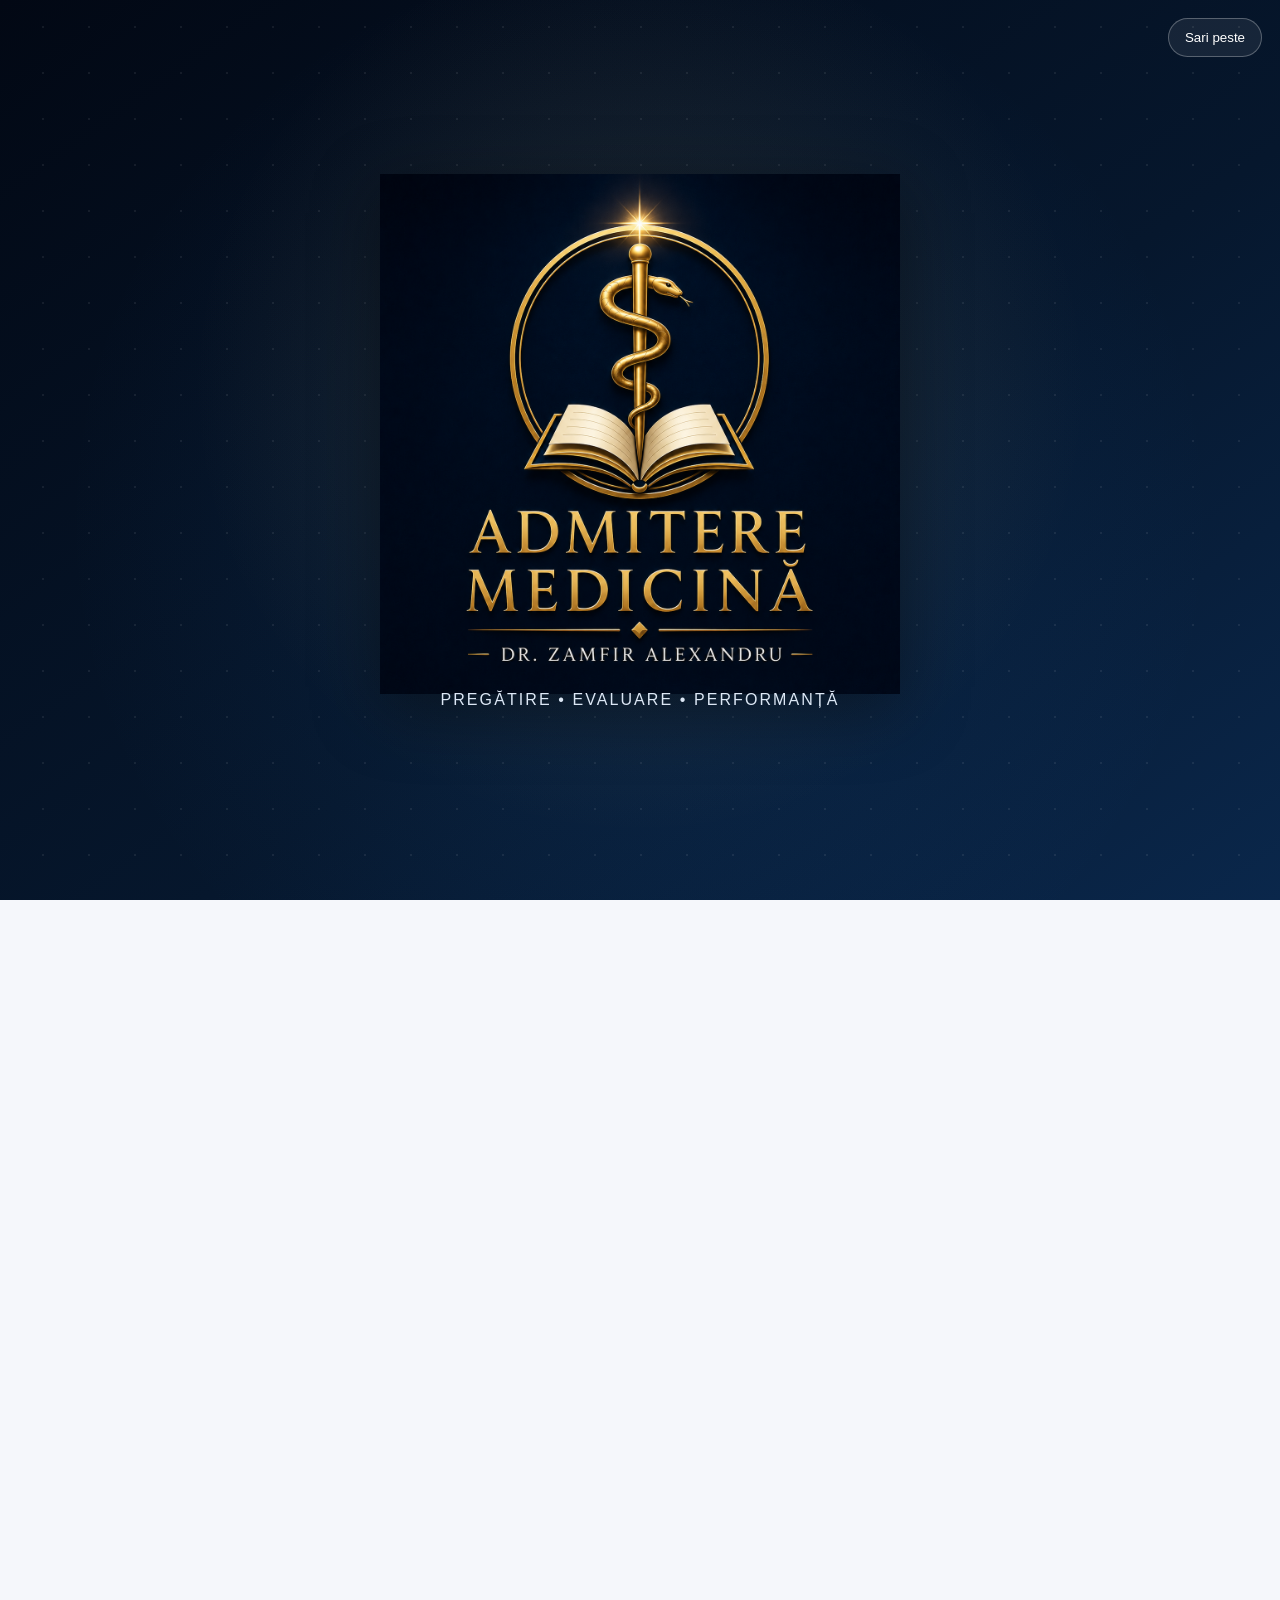
<file: index.html>
<!DOCTYPE html>
<html lang="ro">

<head>
    <meta charset="UTF-8">
    <meta name="viewport" content="width=device-width, initial-scale=1.0">
    <meta name="theme-color" content="#071a33">

    <title>Admitere Medicină | dr. Zamfir Alexandru</title>

    <link rel="icon" type="image/svg+xml" href="assets/logo.svg">

    <link rel="stylesheet" href="style.css">
    <link rel="stylesheet" href="intro-final.css">
</head>
<body>

    <!-- Intro animat -->
    <div id="intro" class="intro" aria-label="Intro Admitere Medicină">
        <button id="skipIntro" class="skip-intro" type="button">Sari peste</button>

        <div class="intro-glow"></div>

        <div class="intro-content">
            <img src="assets/logo.svg" alt="Logo Admitere Medicină" class="intro-logo">
            <h1 class="intro-title">ADMITERE MEDICINĂ</h1>
            <p class="intro-doctor">dr. Zamfir Alexandru</p>
            <p class="intro-motto">Pregătire • Evaluare • Performanță</p>
            <div class="intro-line"></div>
        </div>
    </div>

    <!-- Aplicația -->
    <main id="app" class="app-shell app-hidden">
        <header class="site-header">
            <div class="brand">
                <img src="logo-final.png" alt="Admitere Medicină – dr. Zamfir Alexandru" class="brand-logo">
                <div>
                    <h1 id="titluTest">Simulare Admitere</h1>
                    <h2>Admitere Medicină – dr. Zamfir Alexandru</h2>
                    <p id="dataAfisata">Data testului</p>
                </div>
            </div>
        </header>

        <div class="container">
            <section class="test-selector">
    <label for="testSelect"><strong>Alege testul:</strong></label>

    <select id="testSelect">
        <option value="1">Testul 1</option>
        <option value="2">Testul 2</option>
    </select>
</section>
            <section class="info-card">
                <label for="nume">Nume și prenume</label>
                <input type="text" id="nume" autocomplete="name" placeholder="Introduceți numele și prenumele">

                <div class="status-grid">
                    <div id="timer" class="status-box timer-box">Timp rămas: 150:00</div>
                    <div id="progress" class="status-box">Întrebări completate: 0 / 100</div>
                </div>
            </section>

            <form id="testForm">
                <section id="questions" class="answer-sheet" aria-label="Borderou de răspuns"></section>

                <button id="submitButton" class="primary-button" type="button" onclick="predaTest(false)">
                    PREDĂ LUCRAREA
                </button>
            </form>
        </div>

        <footer>
            © 2026 Admitere Medicină – dr. Zamfir Alexandru
        </footer>
    </main>

    <script src="barem.js"></script>
    <script src="app.js"></script>
<script src="intro-final.js"></script>
</body>
</html>
</file>
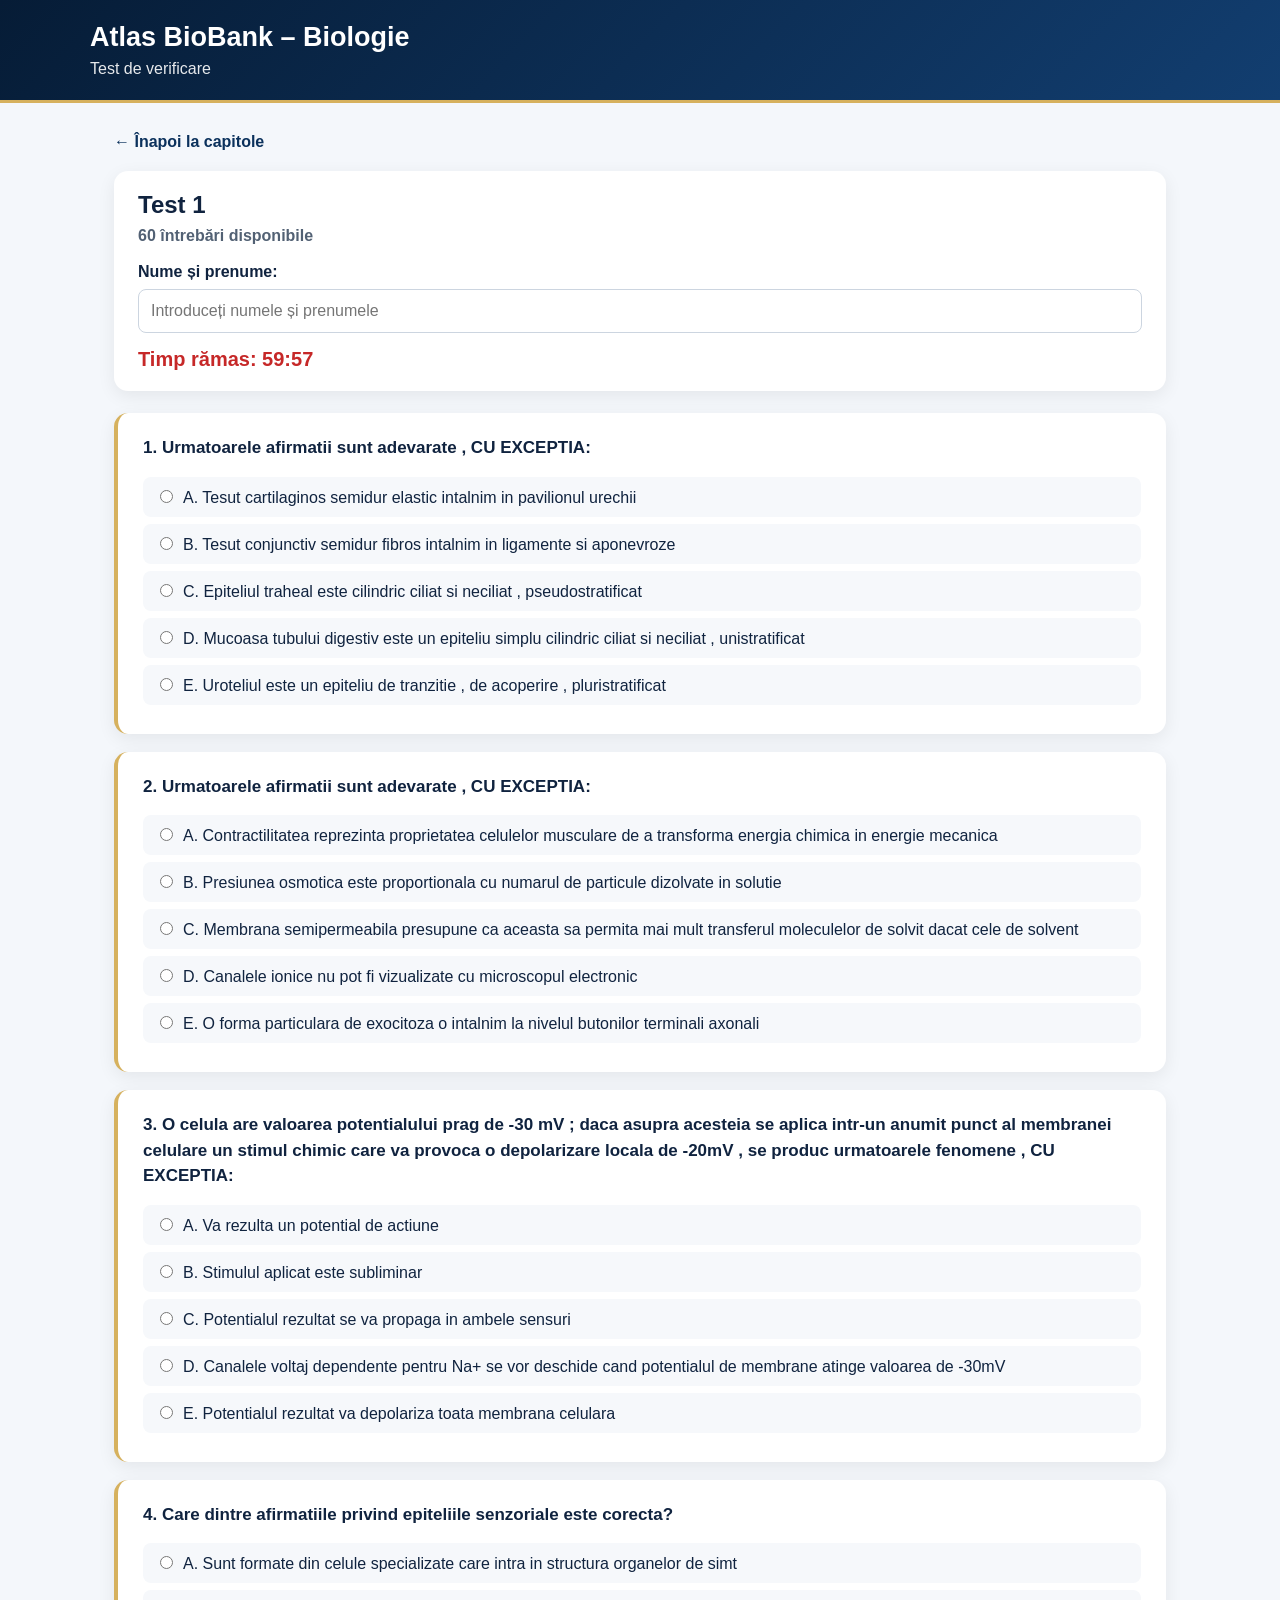
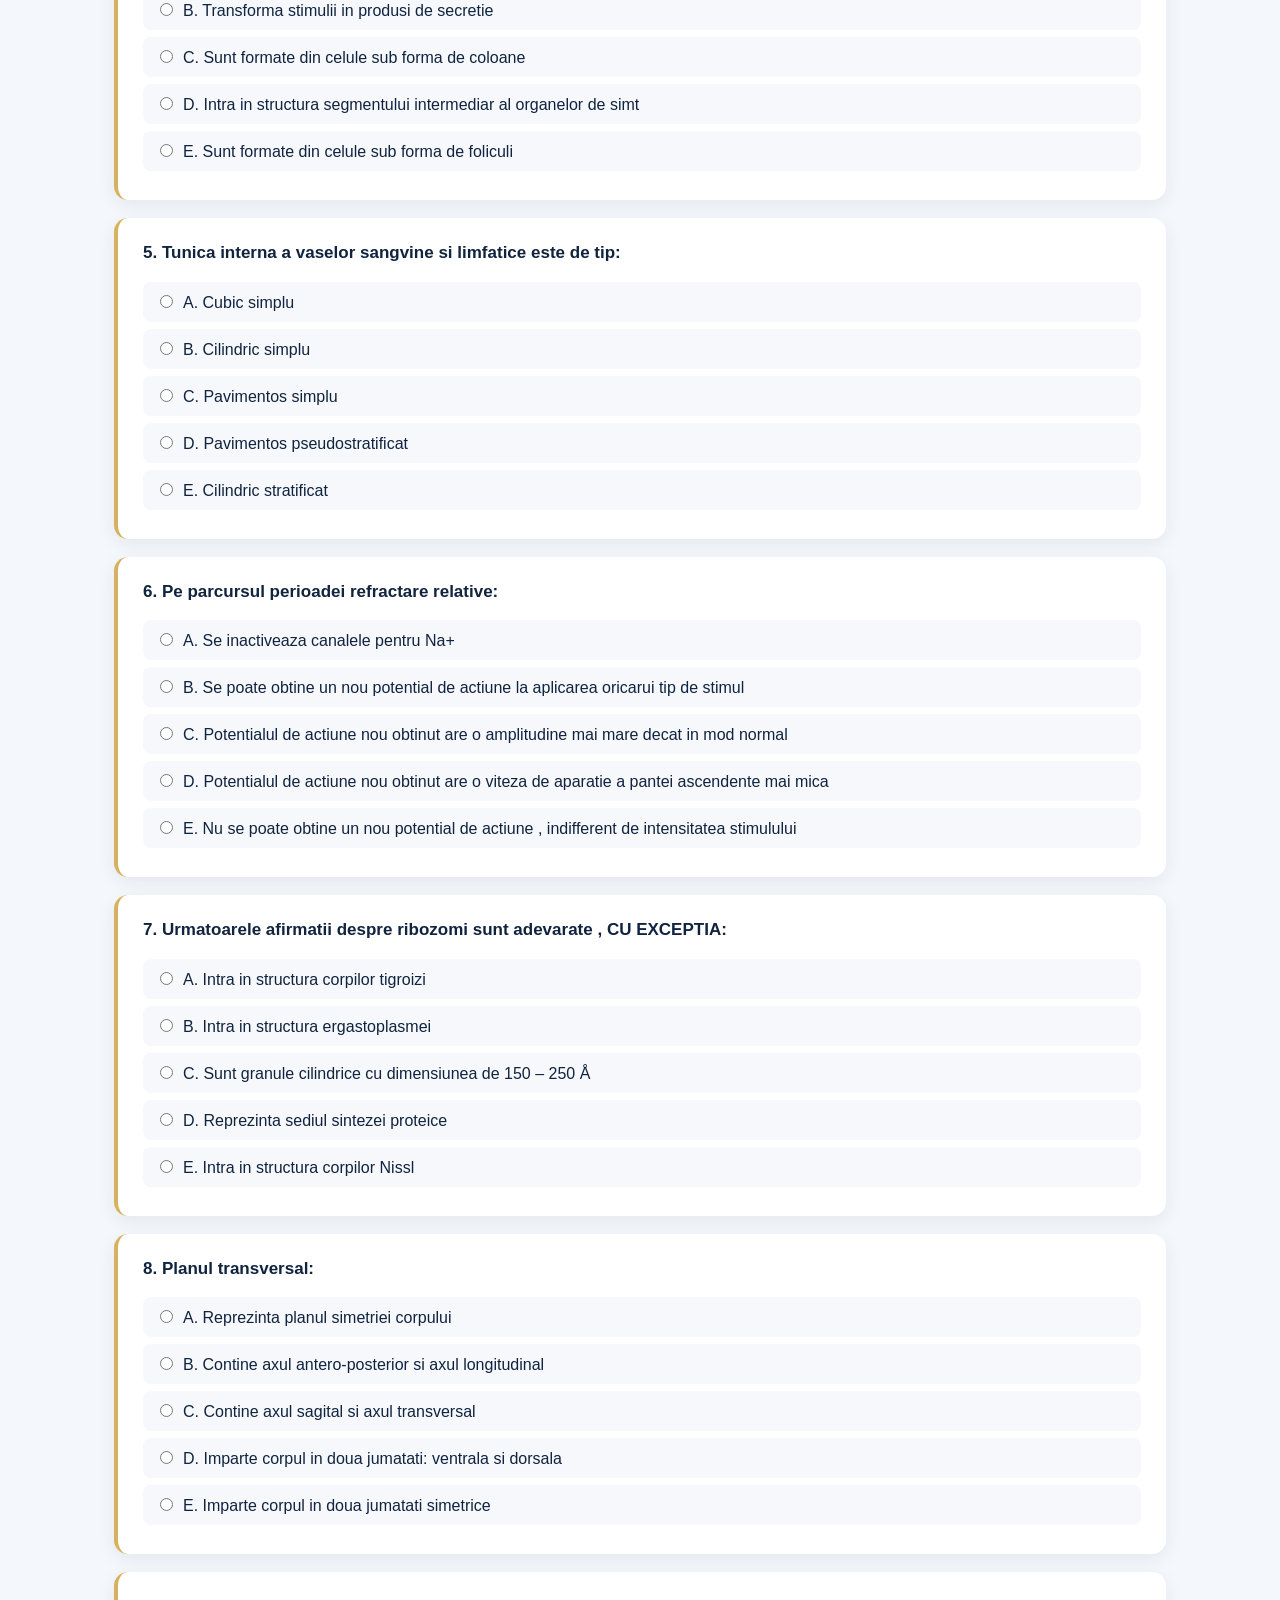
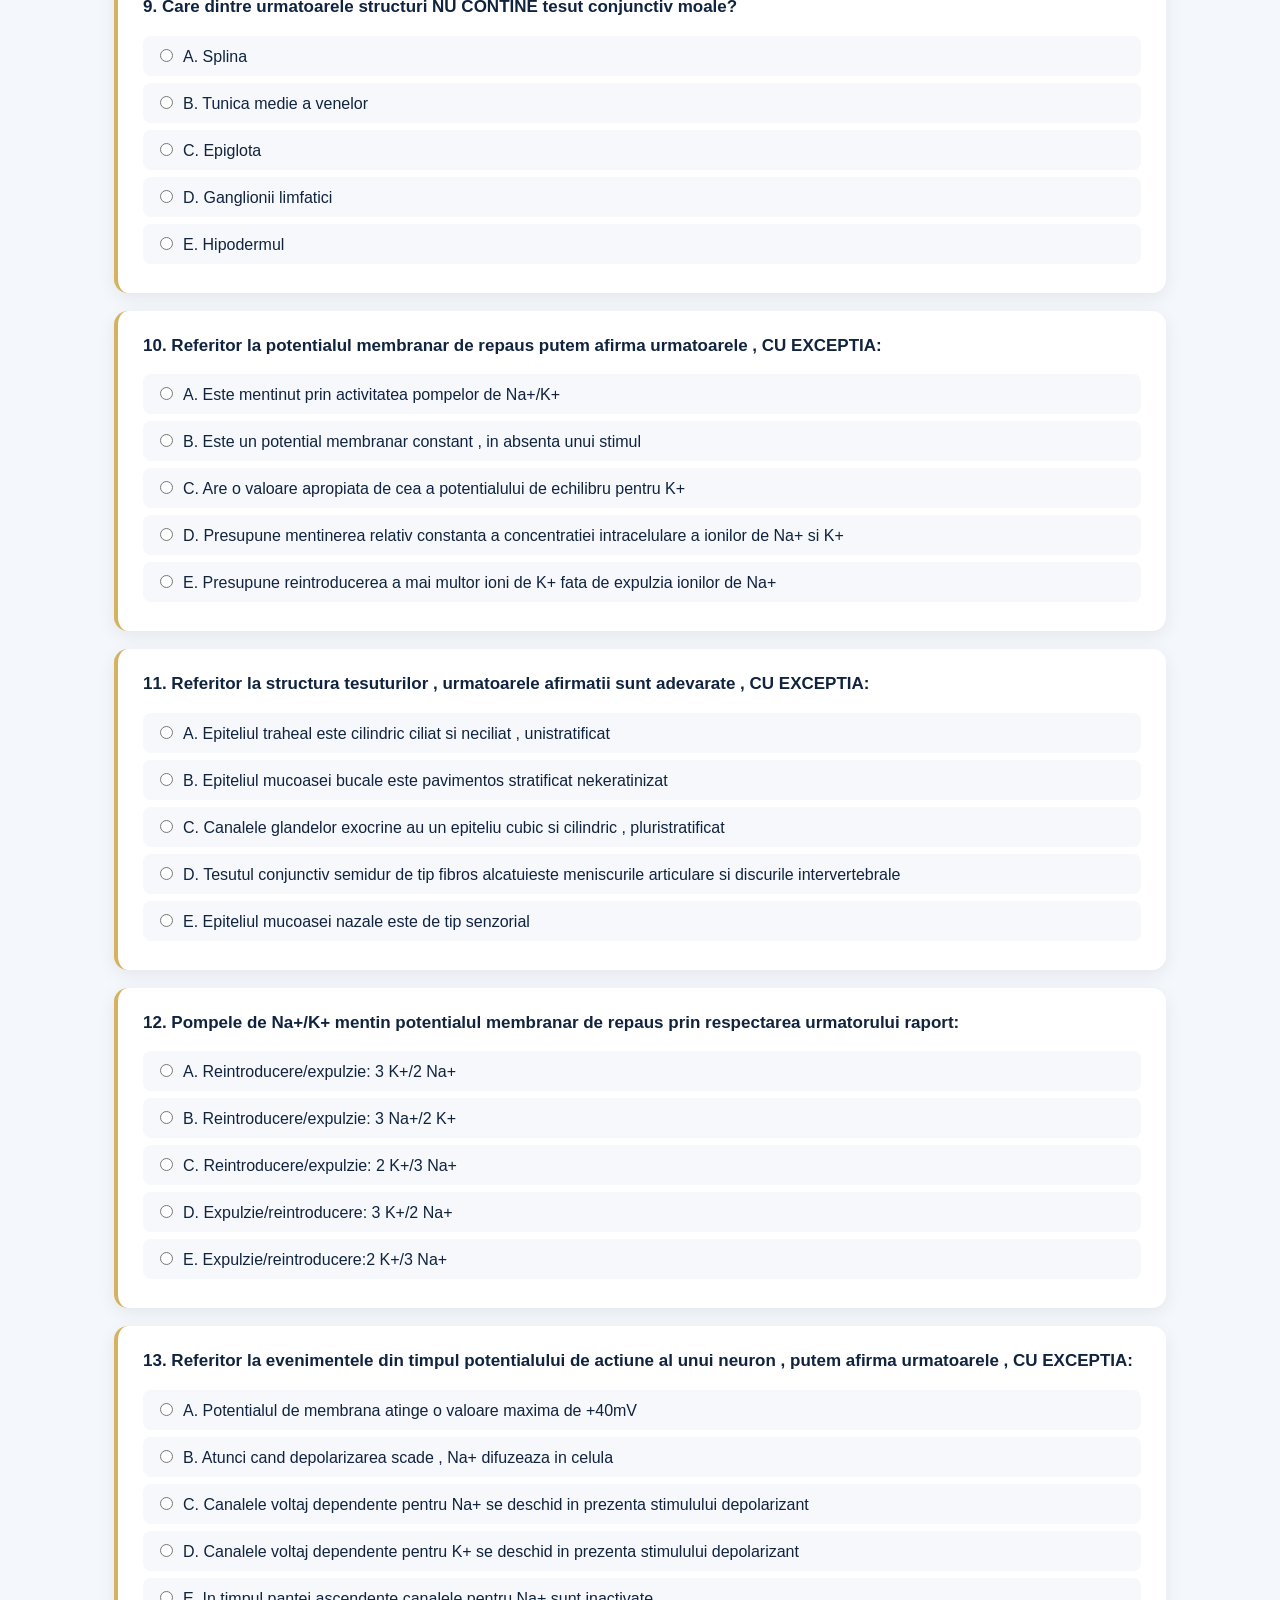
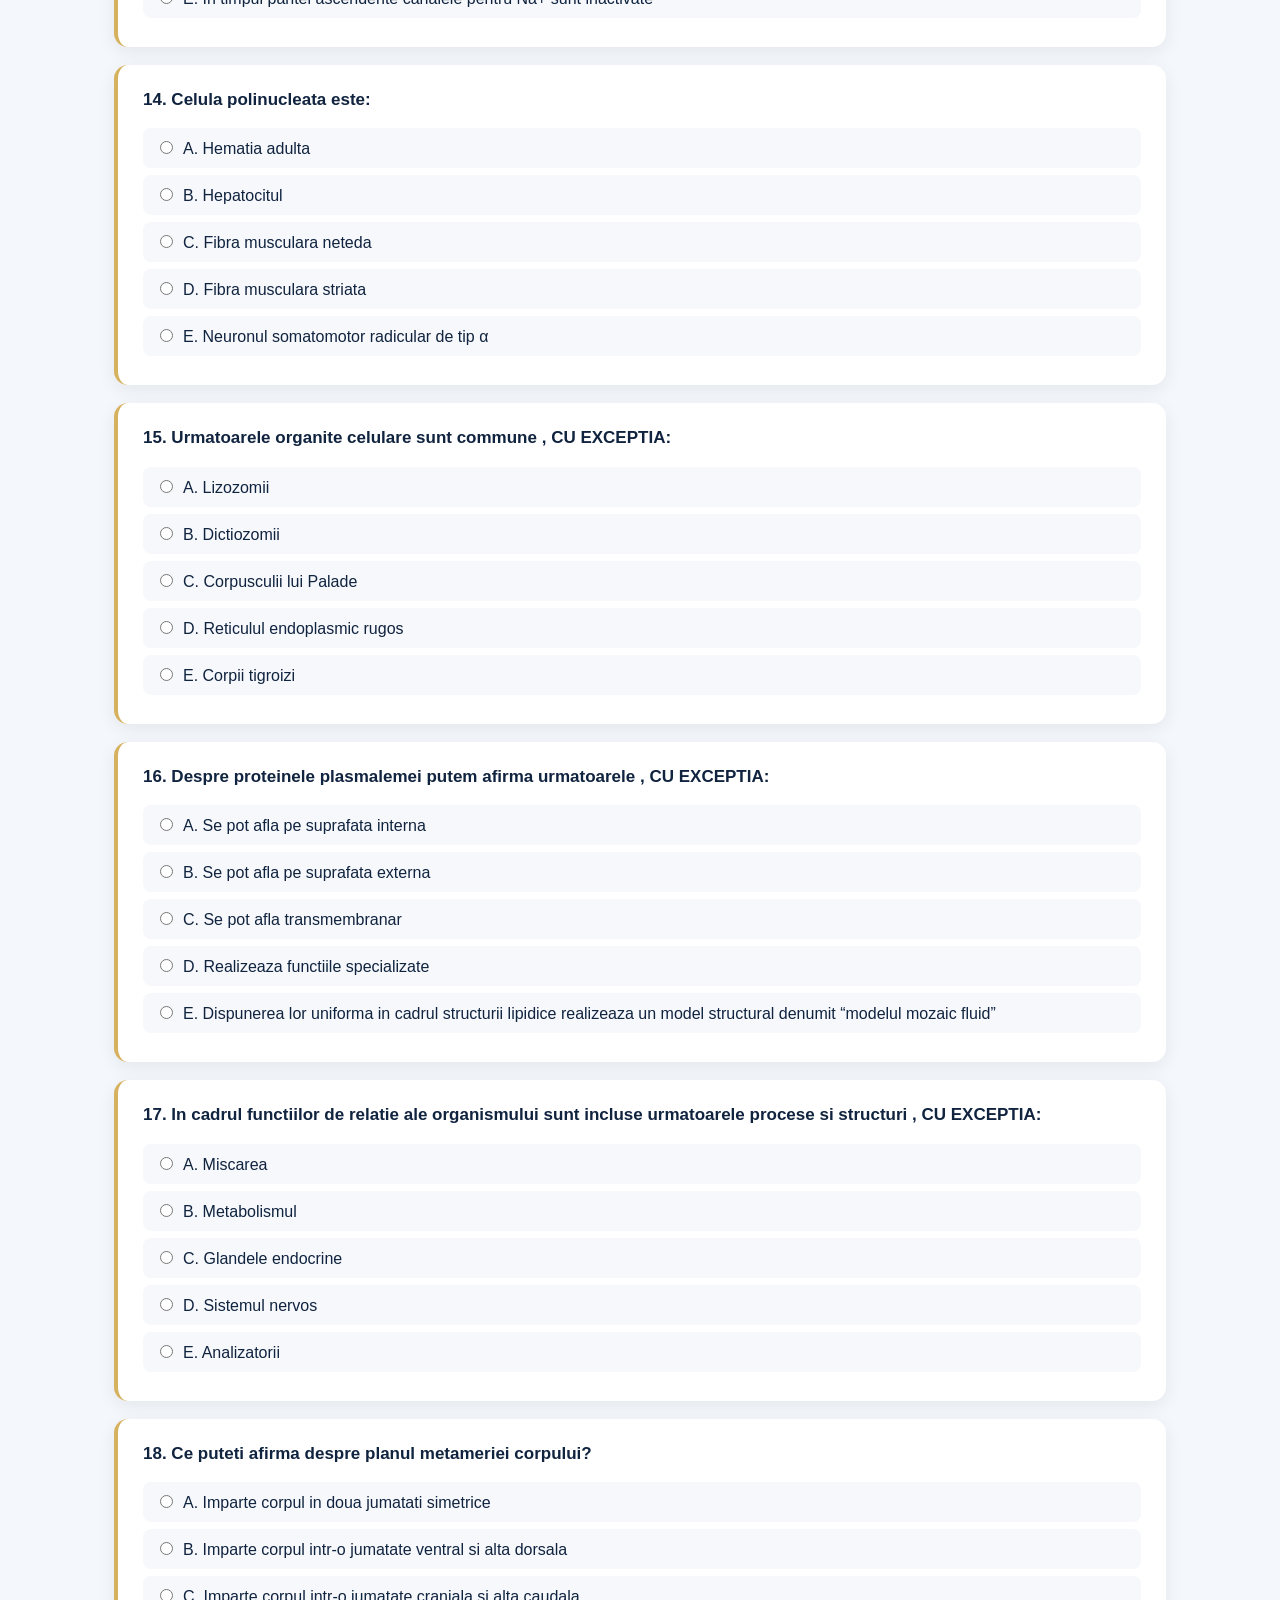
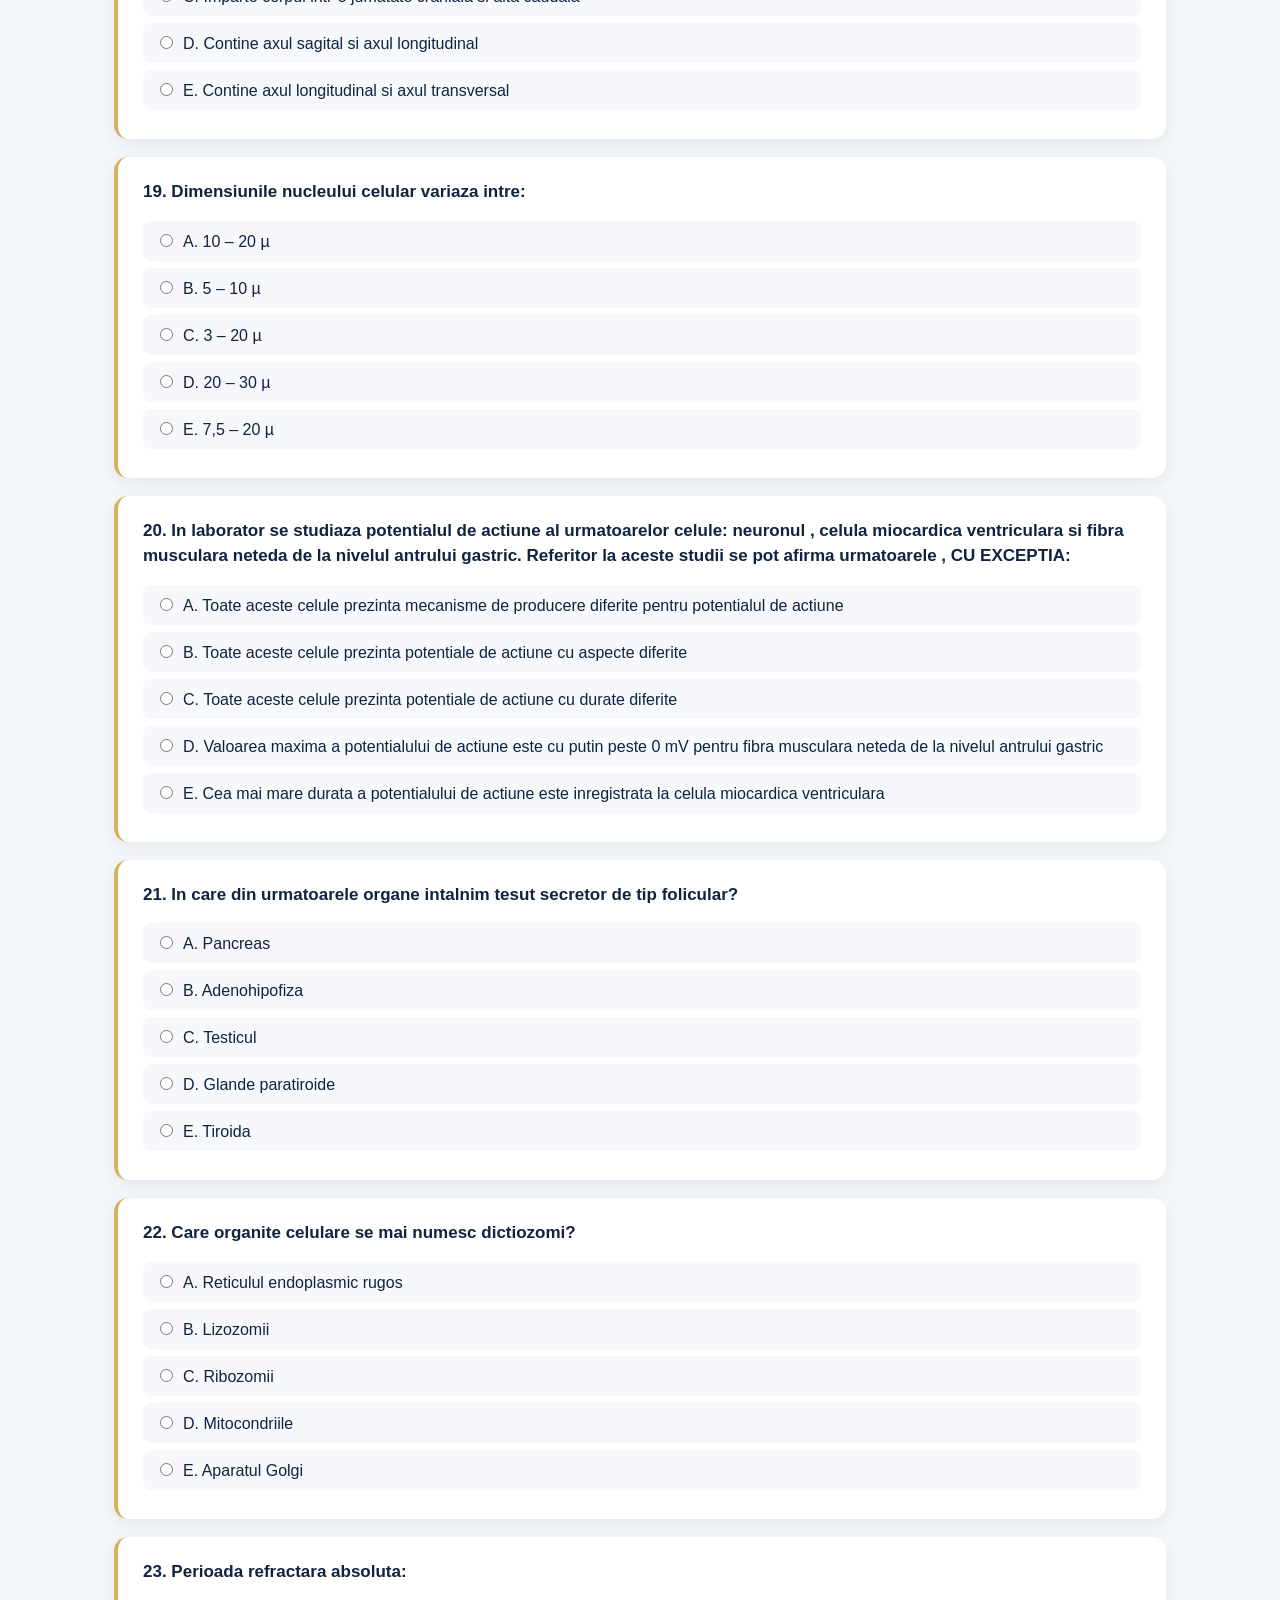
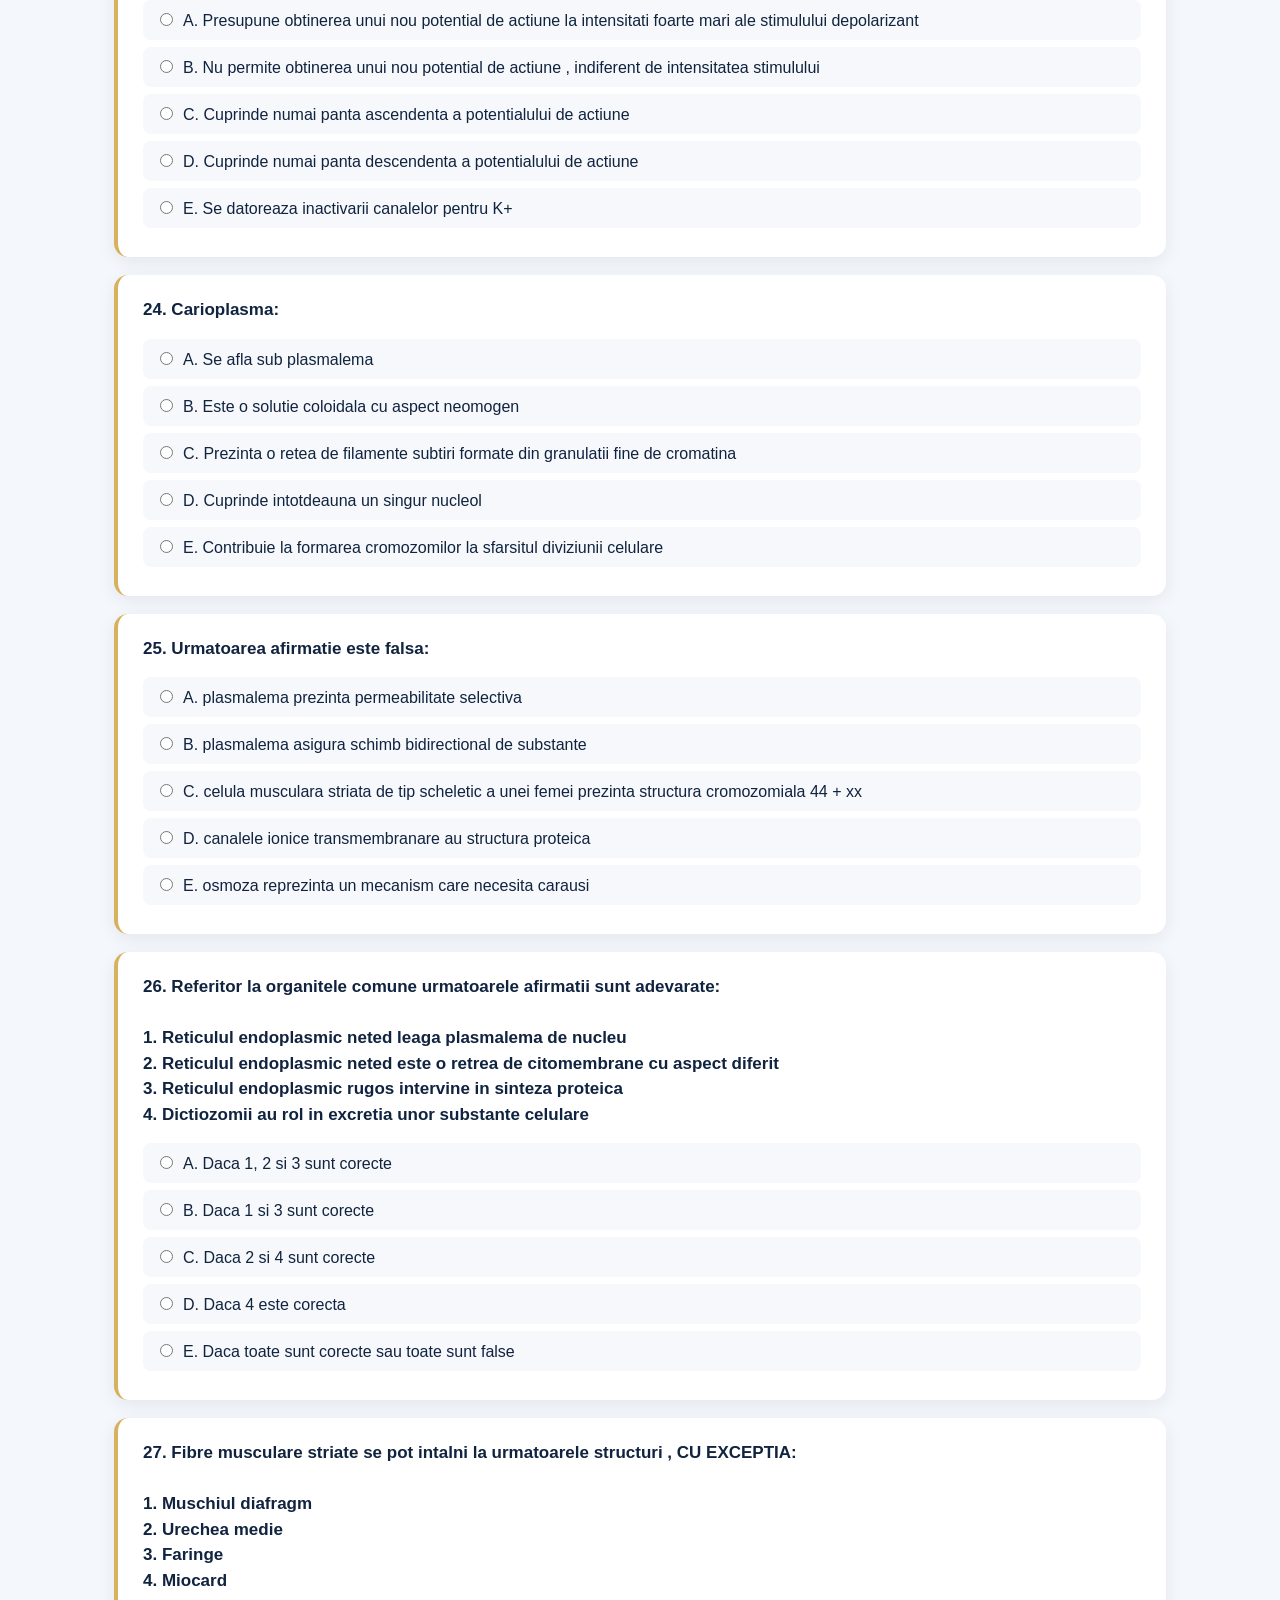
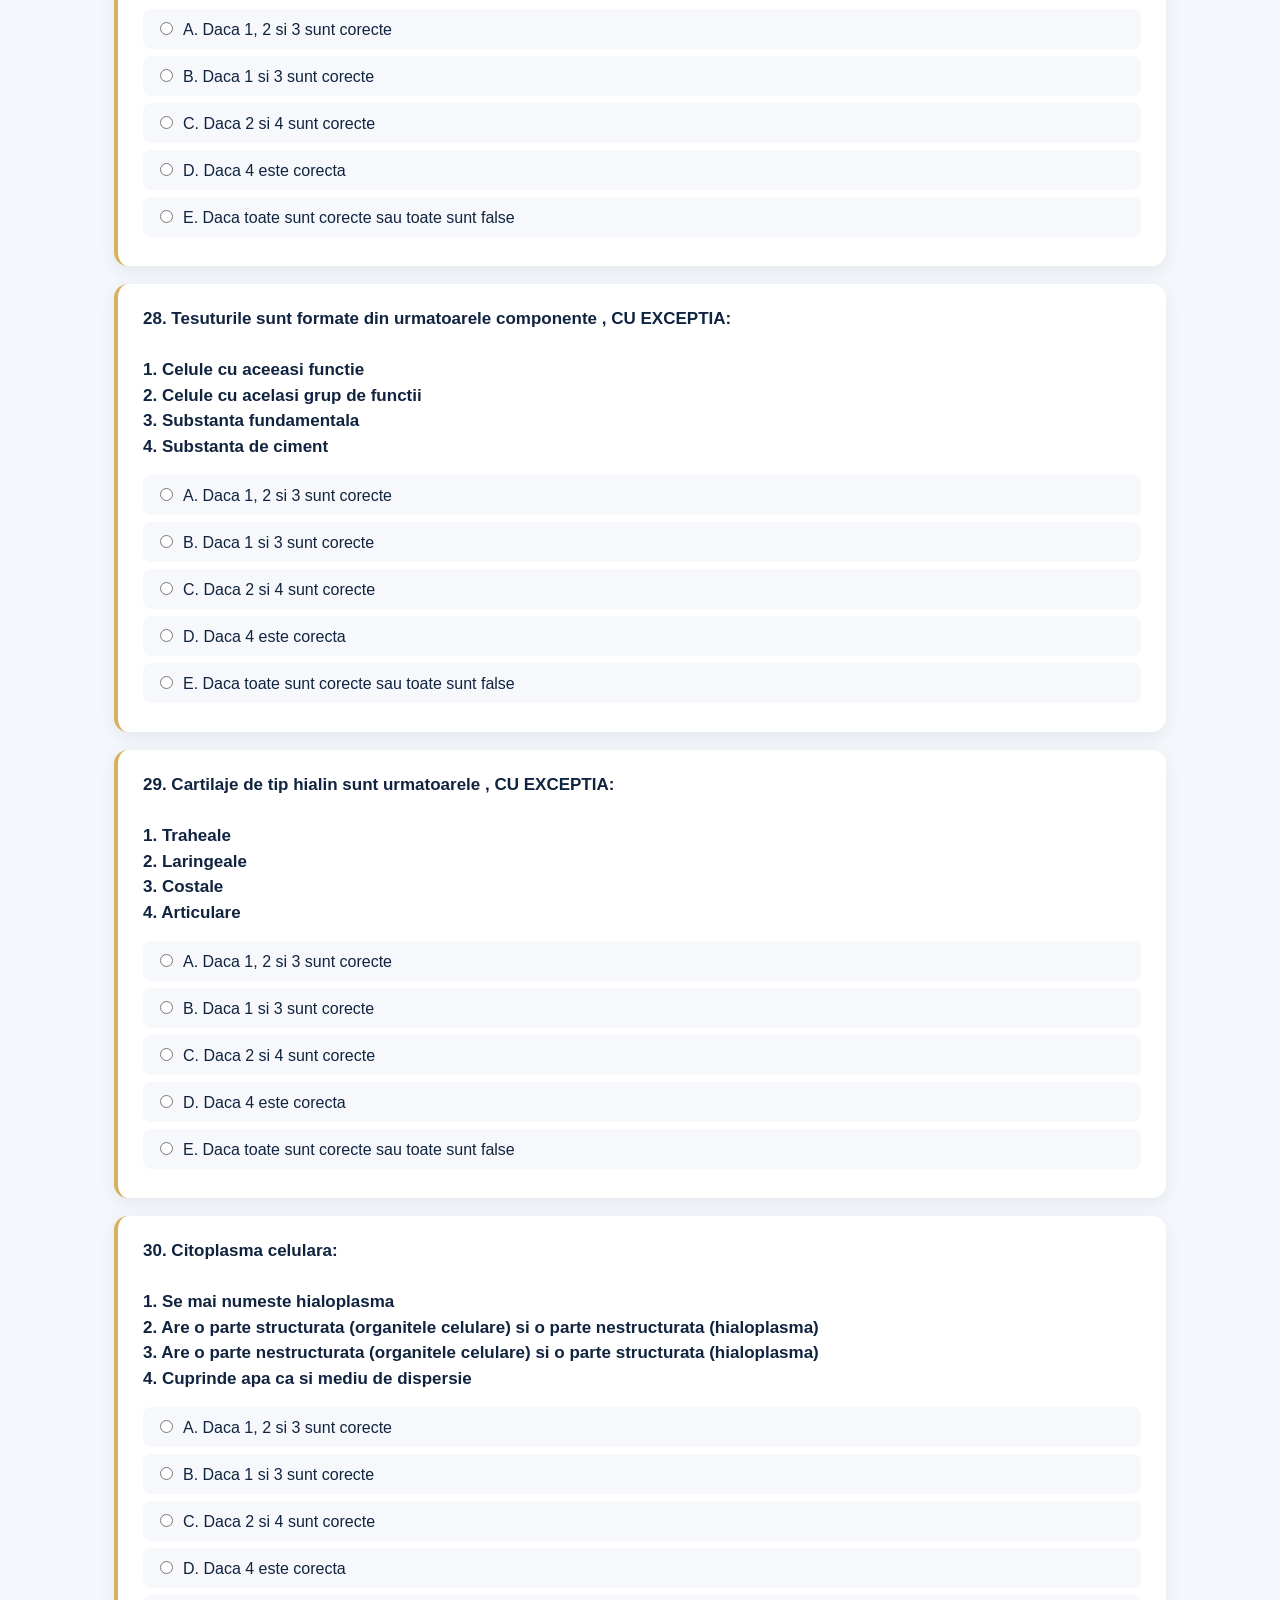
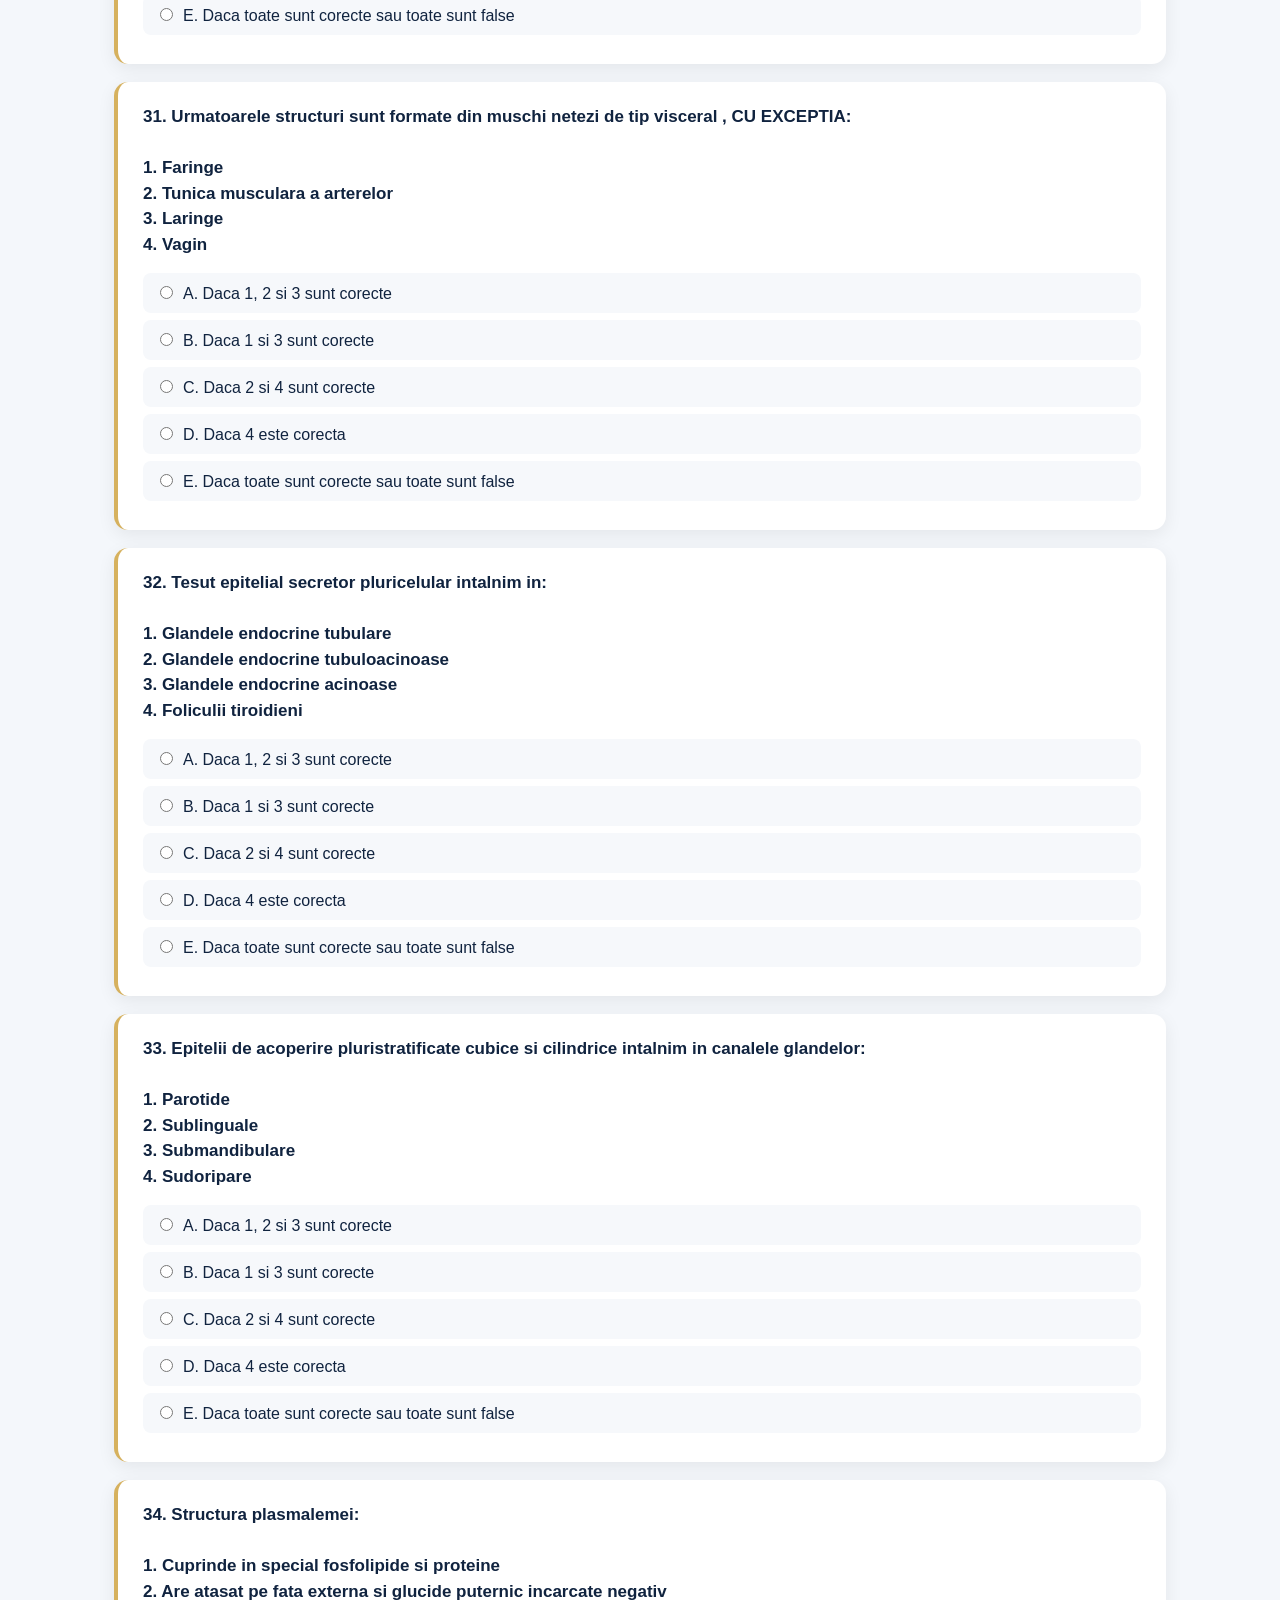
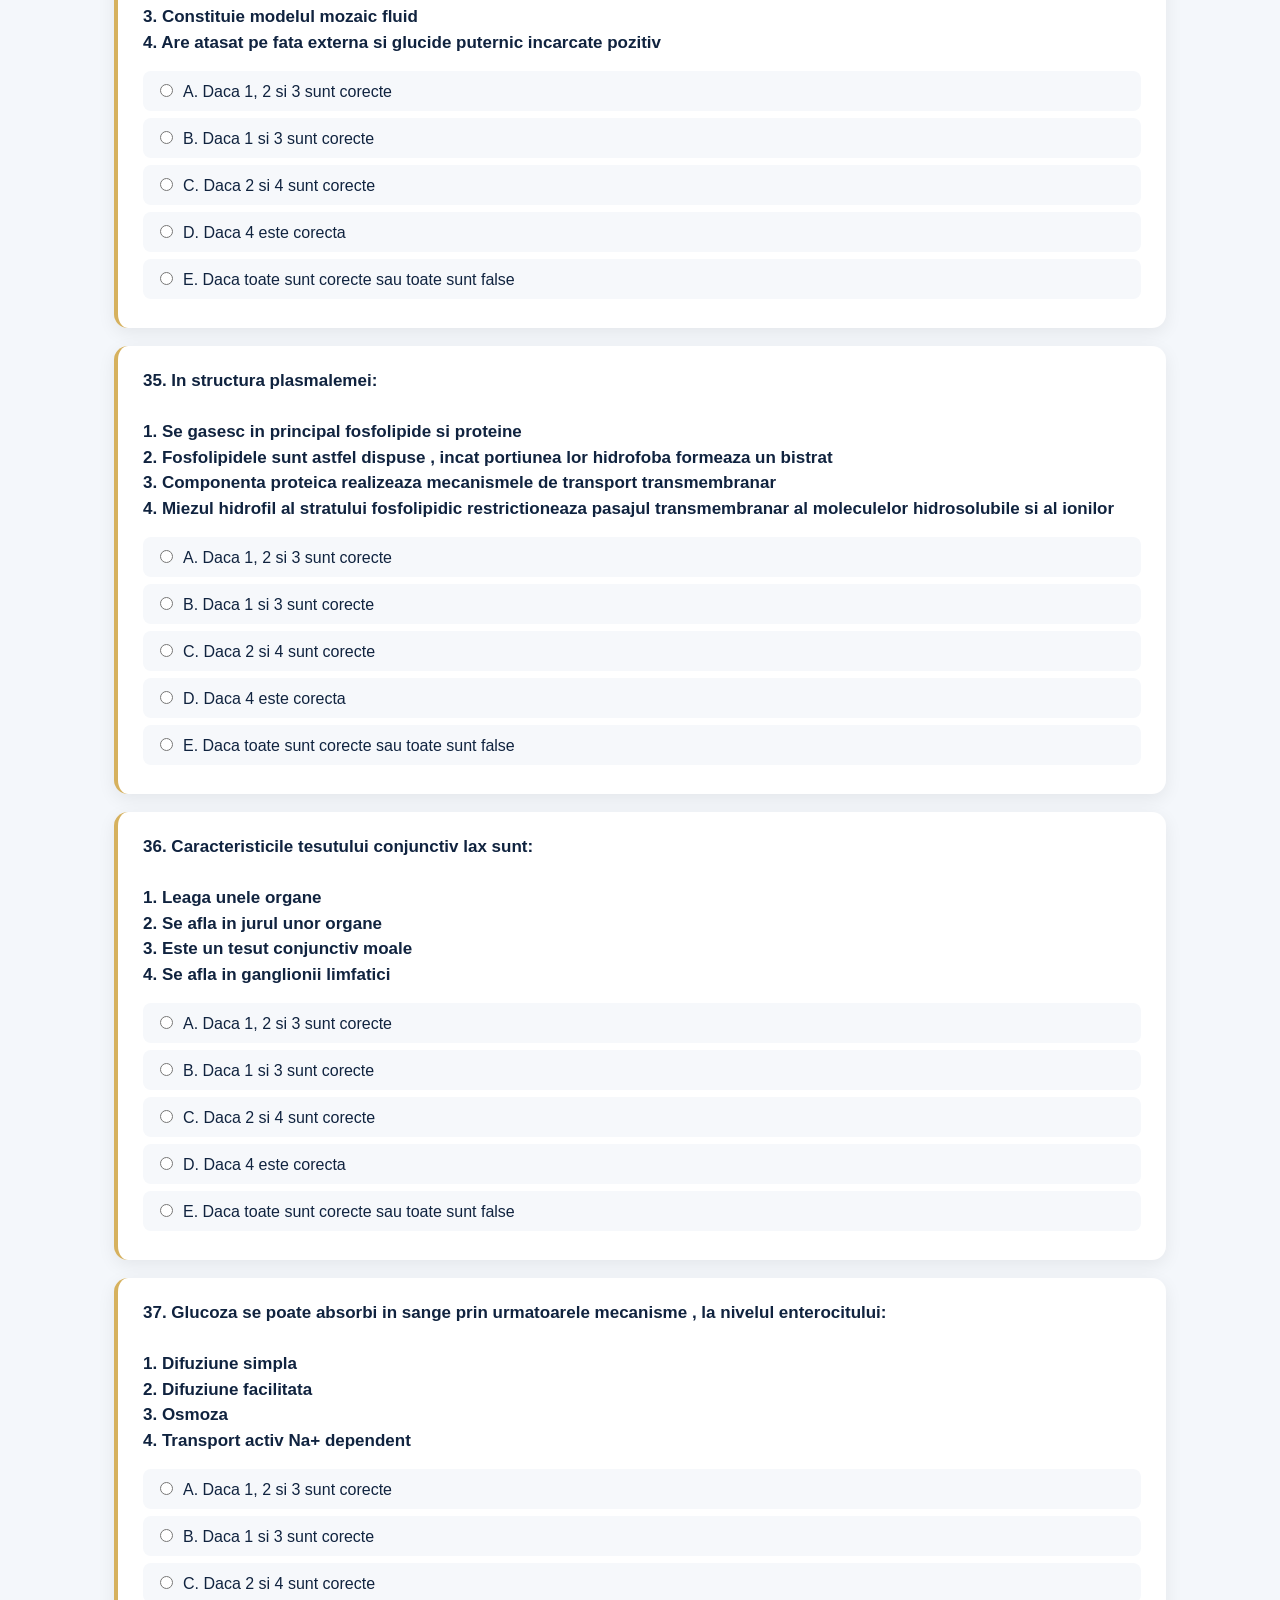
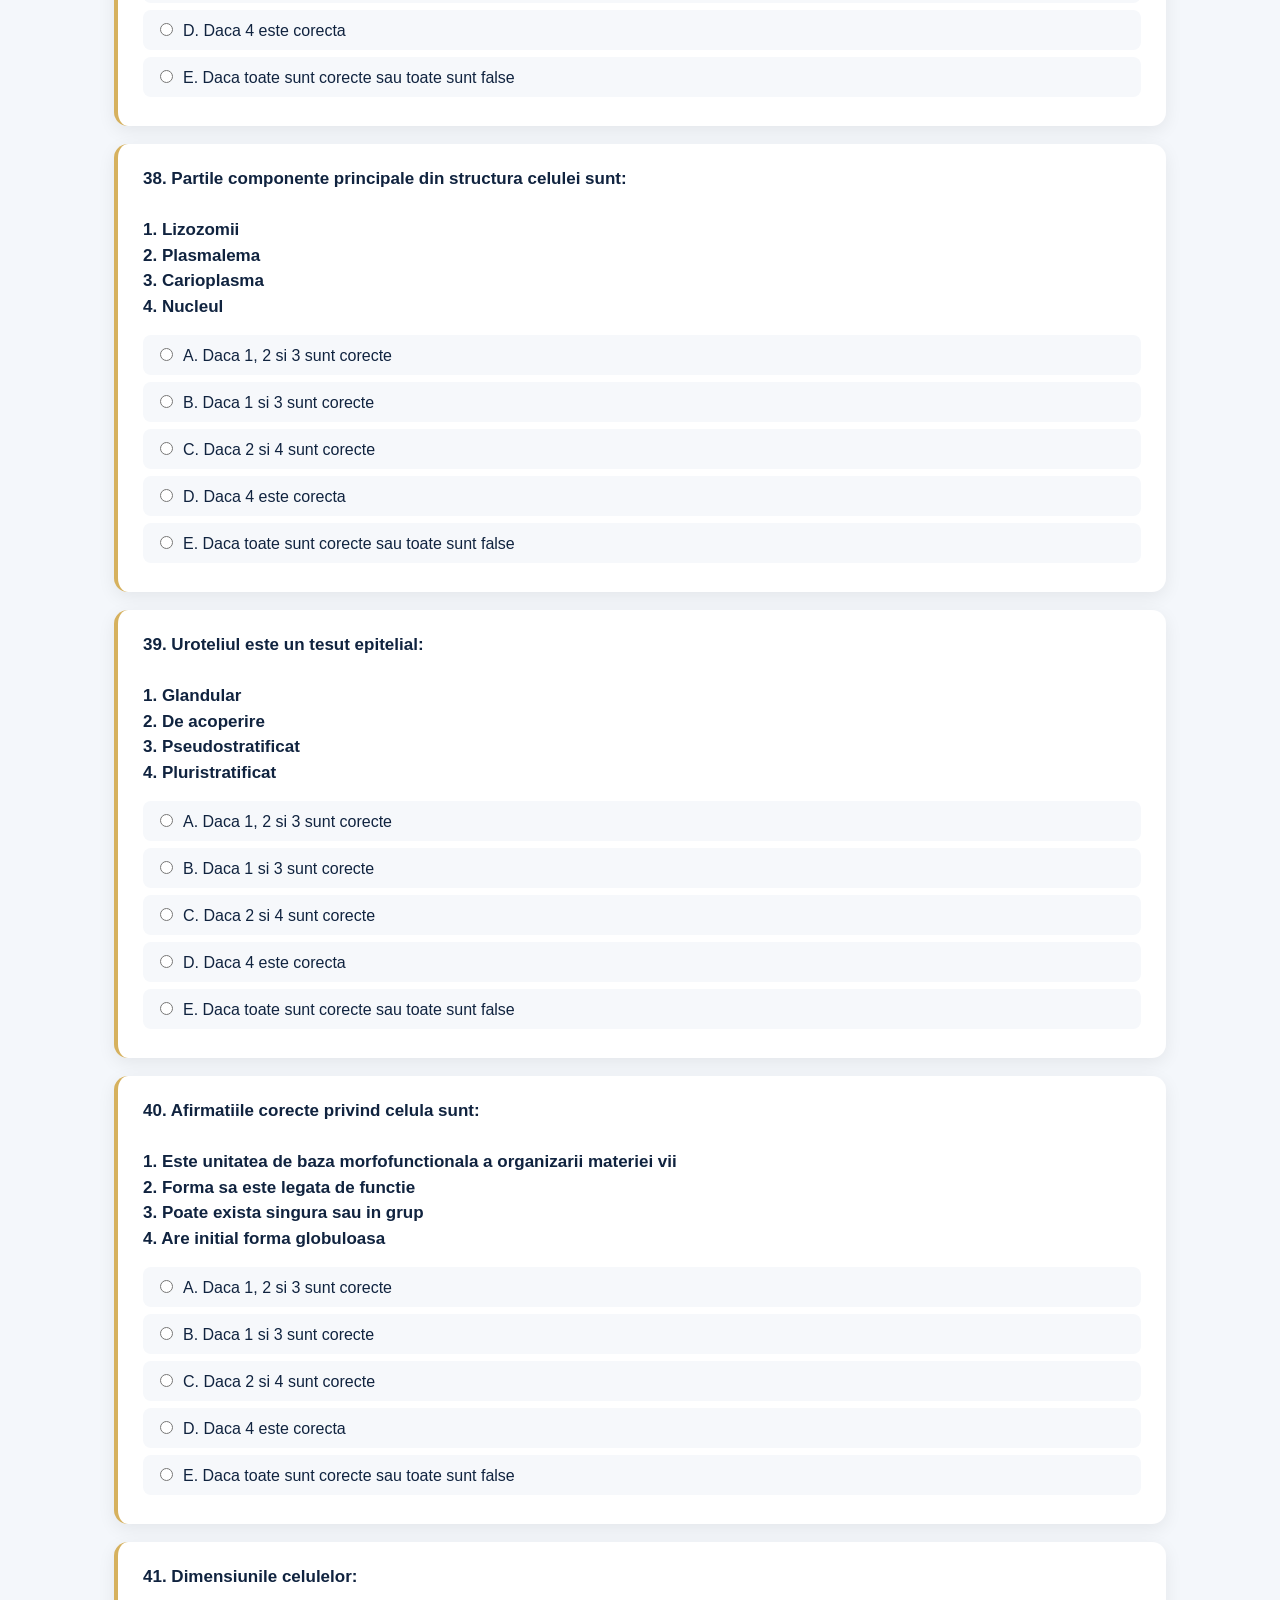
<file: src/pages/biology-test.html>
<!DOCTYPE html>
<html lang="ro">
<head>
    <meta charset="UTF-8">
    <meta name="viewport" content="width=device-width, initial-scale=1.0">

    <title>Atlas BioBank – Test Biologie</title>

    <style>
        * {
            box-sizing: border-box;
        }

        body {
            margin: 0;
            font-family: Arial, Helvetica, sans-serif;
            background: #f4f7fb;
            color: #10233f;
        }

        header {
            background: linear-gradient(135deg, #061c36, #123e70);
            color: white;
            border-bottom: 3px solid #d6b15e;
            padding: 22px 30px;
        }

        .header-content {
            max-width: 1100px;
            margin: auto;
        }

        header h1 {
            margin: 0;
            font-size: 27px;
        }

        header p {
            margin: 7px 0 0;
            opacity: .9;
        }

        main {
            max-width: 1100px;
            margin: 30px auto 60px;
            padding: 0 24px;
        }

        .test-info {
            background: white;
            border-radius: 14px;
            padding: 20px 24px;
            margin-bottom: 22px;
            box-shadow: 0 5px 18px rgba(0,0,0,.07);
        }

        .test-info h2 {
            margin: 0 0 8px;
        }

        #questionCount {
            font-weight: bold;
            color: #526174;
        }

        .question {
            background: white;
            border-radius: 14px;
            padding: 22px 25px;
            margin-bottom: 18px;
            box-shadow: 0 5px 18px rgba(0,0,0,.07);
            border-left: 4px solid #d6b15e;
        }

        .question-title {
            font-weight: bold;
            font-size: 17px;
            line-height: 1.5;
            white-space: pre-line;
            margin-bottom: 16px;
        }

        .option {
            display: block;
            padding: 10px 12px;
            margin: 7px 0;
            border-radius: 8px;
            background: #f6f8fb;
            cursor: pointer;
        }

        .option:hover {
            background: #edf2f8;
        }

        .option input {
            margin-right: 10px;
        }

        .submit-area {
            text-align: center;
            margin-top: 30px;
        }

        #submitTest {
            border: none;
            border-radius: 9px;
            background: #0b315c;
            color: white;
            padding: 14px 30px;
            font-size: 16px;
            font-weight: bold;
            cursor: pointer;
        }

        #submitTest:hover {
            background: #154b83;
        }

        #message {
            margin-top: 18px;
            font-weight: bold;
        }

        .back {
            display: inline-block;
            margin-bottom: 20px;
            color: #0b315c;
            font-weight: bold;
            text-decoration: none;
        }
    </style>
</head>

<body>

<header>
    <div class="header-content">
        <h1>Atlas BioBank – Biologie</h1>
        <p>Test de verificare</p>
    </div>
</header>

<main>

    <a class="back" href="./biology.html">← Înapoi la capitole</a>

    <section class="test-info">
    <h2 id="testTitle">Test 1</h2>
    <div id="questionCount">Se încarcă întrebările...</div>

    <div style="margin-top:18px;">
        <label for="studentName"><strong>Nume și prenume:</strong></label>
        <input
            type="text"
            id="studentName"
            placeholder="Introduceți numele și prenumele"
            autocomplete="name"
            style="
                width:100%;
                margin-top:8px;
                padding:12px;
                border:1px solid #ccd5e0;
                border-radius:8px;
                font-size:16px;
                box-sizing:border-box;
            "
        >
    </div>

    <div
        id="timer"
        style="
            margin-top:15px;
            font-size:20px;
            font-weight:bold;
            color:#c62828;
        "
    >
        Timp rămas: 60:00
    </div>
</section>

    <section id="questions"></section>

    <div class="submit-area">
        <button id="submitTest">Predă testul</button>
        <div id="message"></div>
    </div>

</main>

<script type="module">

import { TEST_1_QUESTIONS }
from "../data/biology/topografie-celula-genetica-tesuturi-test1.js";

import { TEST_2_QUESTIONS }
from "../data/biology/topografie-celula-genetica-tesuturi-test2.js";
import { TEST_3_QUESTIONS }
from "../data/biology/sistemul-nervos-test1.js";
import { TEST_4_QUESTIONS }
from "../data/biology/sistemul-nervos-test4.js";
import { BIOLOGY_TEST_5_QUESTIONS }
from "../data/biology/analizatori-test5.js";
import { BIOLOGY_TEST_6_QUESTIONS }
from "../data/biology/analizatori-test6.js";
import { BIOLOGY_TEST_7_QUESTIONS }
from "../data/biology/sistemul-endocrin-test7.js";
import { BIOLOGY_TEST_8_QUESTIONS }
from "../data/biology/sistemul-endocrin-test8.js";
import { BIOLOGY_TEST_9_QUESTIONS }
from "../data/biology/aparatul-locomotor-test9.js";
const RESULTS_ENDPOINT = "https://script.google.com/macros/s/AKfycby9v11uD8b-M-kPeOeoAEnvOTu5yajMSmmqOUBAePZMHONgMzGfRAlgV6b3EM9jet5mGg/exec";
const params = new URLSearchParams(window.location.search);
const ENABLED_TESTS = ["1", "2", "3", "4", "5", "6", "7", "8", "9"];
const testNumber = params.get("test") || "1";

if (!ENABLED_TESTS.includes(testNumber)) {
     window.location.replace("./biology.html");
}
const ACTIVE_QUESTIONS =
    testNumber === "9"
        ? BIOLOGY_TEST_9_QUESTIONS
        :testNumber === "8"
  ? BIOLOGY_TEST_8_QUESTIONS
  :testNumber === "7"
  ? BIOLOGY_TEST_7_QUESTIONS
  :testNumber === "6"
    ? BIOLOGY_TEST_6_QUESTIONS
    : testNumber === "5"
    ? BIOLOGY_TEST_5_QUESTIONS
    : testNumber === "4"
    ? TEST_4_QUESTIONS
    : testNumber === "3"
      ? TEST_3_QUESTIONS
      : testNumber === "2"
        ? TEST_2_QUESTIONS
        : TEST_1_QUESTIONS;

  document.getElementById("testTitle").textContent = `Test ${testNumber}`;
const container = document.getElementById("questions");
const count = document.getElementById("questionCount");
const submitButton = document.getElementById("submitTest");
const message = document.getElementById("message");

count.textContent =
   `${ACTIVE_QUESTIONS.length} întrebări disponibile`;

function renderQuestions() {

    container.innerHTML = "";

   ACTIVE_QUESTIONS.forEach((question, index) => {

        const card = document.createElement("article");
        card.className = "question";

        const title = document.createElement("div");
        title.className = "question-title";
        title.textContent = `${index + 1}. ${question.text}`;

        card.appendChild(title);
        if (question.image) {
  const img = document.createElement("img");
  img.src = question.image;
  img.alt = `Figura pentru întrebarea ${index + 1}`;
  img.className = "question-image";
  card.appendChild(img);
}

        Object.entries(question.options).forEach(([letter, text]) => {

            const label = document.createElement("label");
            label.className = "option";

            const input = document.createElement("input");

            input.type =
                question.type === "multiple"
                    ? "checkbox"
                    : "radio";

            input.name = `question-${index}`;
            input.value = letter;

            label.appendChild(input);
            label.appendChild(
                document.createTextNode(`${letter}. ${text}`)
            );

            card.appendChild(label);
        });

        container.appendChild(card);
    });
}

renderQuestions();
// ===== CRONOMETRU TEST: 60 MINUTE =====
const TEST_DURATION = 60 * 60; // 60 minute în secunde
let timeLeft = TEST_DURATION;

const timerElement = document.getElementById("timer");

function updateTimer() {
    const minutes = Math.floor(timeLeft / 60);
    const seconds = timeLeft % 60;

    timerElement.textContent =
        `Timp rămas: ${String(minutes).padStart(2, "0")}:${String(seconds).padStart(2, "0")}`;
}

updateTimer();

const timerInterval = setInterval(() => {
    timeLeft--;

    if (timeLeft <= 0) {
        timeLeft = 0;
        updateTimer();
        clearInterval(timerInterval);

        alert("Timpul de 60 de minute a expirat. Testul va fi predat automat.");

        submitButton.click();
        return;
    }

    updateTimer();
}, 1000);
submitButton.addEventListener("click", () => {
    const confirmSubmit = confirm(
        "Ești sigur că dorești să predai testul? După predare nu vei mai putea modifica răspunsurile."
    );

    if (!confirmSubmit) {
        return;
    }
const studentName = document.getElementById("studentName").value.trim();

if (!studentName) {
    alert("Te rog introdu numele și prenumele înainte de predarea testului.");
    document.getElementById("studentName").focus();
    return;
}
    let corecte = 0;
    let gresite = 0;
    let necompletate = 0;

    const intrebariCorecte = [];
    const intrebariGresite = [];
    const intrebariNecompletate = [];

    ACTIVE_QUESTIONS.forEach((question, index) => {
        const allInputs = Array.from(
            document.querySelectorAll(`input[name="question-${index}"]`)
        );

        const selectedInputs = allInputs.filter(input => input.checked);

        // Marchează toate variantele corecte cu verde
        allInputs.forEach((input) => {
            const label = input.closest("label");

            if (question.correctAnswers.includes(input.value)) {
                label.style.backgroundColor = "#dff5e1";
                label.style.border = "2px solid #2e8b57";
            }
        });

        // Necompletată
        if (selectedInputs.length === 0) {
            necompletate++;
            intrebariNecompletate.push(index + 1);
            return;
        }

        const selectedAnswers = selectedInputs
            .map(input => input.value)
            .sort();

        const correctAnswers = [...question.correctAnswers].sort();

        const esteCorect =
            selectedAnswers.length === correctAnswers.length &&
            selectedAnswers.every(
                (answer, i) => answer === correctAnswers[i]
            );

        if (esteCorect) {
            corecte++;
            intrebariCorecte.push(index + 1);
        } else {
            gresite++;
            intrebariGresite.push(index + 1);

            // Variantele bifate greșit devin roșii
            selectedInputs.forEach((input) => {
                if (!question.correctAnswers.includes(input.value)) {
                    const label = input.closest("label");
                    label.style.backgroundColor = "#fde2e2";
                    label.style.border = "2px solid #c62828";
                }
            });
        }
    });

    const total = ACTIVE_QUESTIONS.length;
    const procent = Math.round((corecte / total) * 100);

    submitButton.disabled = true;

    document
        .querySelectorAll("#questions input")
        .forEach((input) => {
            input.disabled = true;
        });

    const listaCorecte =
        intrebariCorecte.length > 0
            ? intrebariCorecte.join(", ")
            : "-";

    const listaGresite =
        intrebariGresite.length > 0
            ? intrebariGresite.join(", ")
            : "-";

    const listaNecompletate =
        intrebariNecompletate.length > 0
            ? intrebariNecompletate.join(", ")
            : "-";
const timpUtilizat = TEST_DURATION - timeLeft;

fetch(RESULTS_ENDPOINT, {
    method: "POST",
    body: JSON.stringify({
        nume: studentName,
        materie: "Biologie",

capitol: testNumber === "9"
  ? "Aparatul locomotor"
  : ["7", "8"].includes(testNumber)
  ? "Sistemul endocrin"
  : ["5", "6"].includes(testNumber)
  ? "Analizatori"
  : ["3", "4"].includes(testNumber)
  ? "Sistemul nervos"
  : "Topografie | Celula | Genetică | Țesuturi",

        test: testNumber,
        scor: corecte,
        total: total,
        procent: procent,
        corecte: corecte,
        gresite: gresite,
        necompletate: necompletate,
        intrebariGresite: listaGresite,
        timpUtilizat: timpUtilizat
    })
}).catch(error => {
    console.error("Eroare la trimiterea rezultatului:", error);
});
    message.innerHTML = `
        <div style="
            margin-top:20px;
            padding:20px;
            background:white;
            border-radius:14px;
            border-left:5px solid #d6b15e;
            line-height:1.8;
        ">
            <h3 style="margin-top:0;">
                Rezultat Test ${testNumber}
            </h3>

            <p>
                Scor:
                <strong>${corecte} / ${total}</strong>
                (${procent}%)
            </p>

            <p>
                Răspunsuri corecte:
                <strong>${corecte}</strong><br>
                Întrebări:
                <strong>${listaCorecte}</strong>
            </p>

            <p>
                Răspunsuri greșite:
                <strong>${gresite}</strong><br>
                Întrebări:
                <strong>${listaGresite}</strong>
            </p>

            <p>
                Întrebări necompletate:
                <strong>${necompletate}</strong><br>
                Întrebări:
                <strong>${listaNecompletate}</strong>
            </p>

            <hr>

            <p style="margin-bottom:0;">
                <strong style="color:#2e8b57;">Verde</strong>
                = răspuns corect<br>

                <strong style="color:#c62828;">Roșu</strong>
                = răspuns ales greșit
            </p>
        </div>
    `;

    message.scrollIntoView({
        behavior: "smooth",
        block: "center"
    });
});
    


</script>

</body>
</html>
</file>
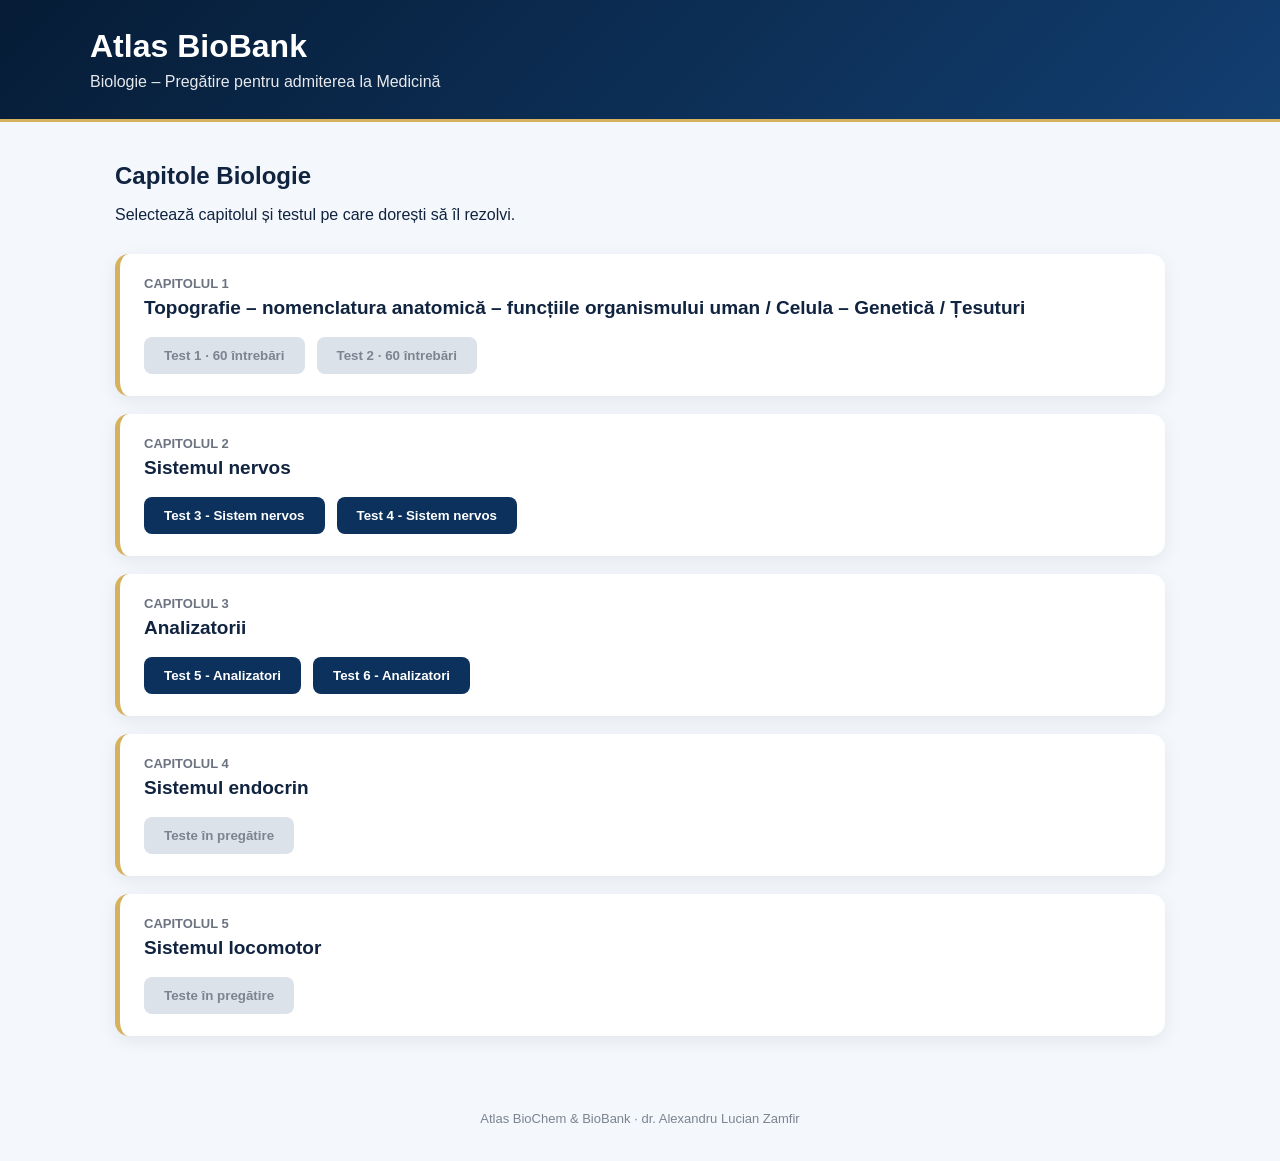
<file: src/pages/biology-test6.html>
<!DOCTYPE html>
<html lang="ro">
<head>
    <meta charset="UTF-8">
    <meta name="viewport" content="width=device-width, initial-scale=1.0">

    <title>Atlas BioBank – Biologie</title>

    <style>
        * {
            box-sizing: border-box;
        }

        body {
            margin: 0;
            font-family: Arial, Helvetica, sans-serif;
            background: #f4f7fb;
            color: #10233f;
        }

        header {
            background: linear-gradient(135deg, #061c36, #123e70);
            color: white;
            padding: 28px 40px;
            border-bottom: 3px solid #d6b15e;
        }

        .header-content {
            max-width: 1100px;
            margin: auto;
        }

        header h1 {
            margin: 0;
            font-size: 32px;
        }

        header p {
            margin: 8px 0 0;
            opacity: 0.9;
        }

        main {
            max-width: 1100px;
            margin: 40px auto;
            padding: 0 25px;
        }

        .intro {
            margin-bottom: 30px;
        }

        .intro h2 {
            margin-bottom: 8px;
        }

        .chapters {
            display: grid;
            gap: 18px;
        }

        .chapter {
            background: white;
            border-radius: 14px;
            padding: 22px 24px;
            box-shadow: 0 5px 18px rgba(0,0,0,0.07);
            border-left: 5px solid #d6b15e;
        }

        .chapter h3 {
            margin: 0 0 8px;
            font-size: 19px;
        }

        .chapter-number {
            font-size: 13px;
            font-weight: bold;
            color: #6b7280;
            margin-bottom: 6px;
        }

        .tests {
            display: flex;
            gap: 12px;
            margin-top: 18px;
            flex-wrap: wrap;
        }

        .test-button {
            border: none;
            background: #0b315c;
            color: white;
            padding: 11px 20px;
            border-radius: 8px;
            font-weight: bold;
            cursor: pointer;
        }

        .test-button:hover {
            background: #154b83;
        }

        .disabled {
            background: #dce2e9;
            color: #7b8490;
            cursor: not-allowed;
        }

        .disabled:hover {
            background: #dce2e9;
        }

        footer {
            text-align: center;
            color: #7b8490;
            padding: 35px 20px;
            font-size: 13px;
        }
    </style>
</head>

<body>

<header>
    <div class="header-content">
        <h1>Atlas BioBank</h1>
        <p>Biologie – Pregătire pentru admiterea la Medicină</p>
    </div>
</header>

<main>

    <section class="intro">
        <h2>Capitole Biologie</h2>
        <p>Selectează capitolul și testul pe care dorești să îl rezolvi.</p>
    </section>

    <section class="chapters">

        <article class="chapter">
            <div class="chapter-number">CAPITOLUL 1</div>

            <h3>
                Topografie – nomenclatura anatomică – funcțiile organismului uman /
                Celula – Genetică / Țesuturi
            </h3>

            <div class="tests">
                <button class="test-button disabled" id="test1" disabled>
                    Test 1 · 60 întrebări
                </button>

                <button class="test-button disabled" id="test2" disabled>
                    Test 2 · 60 întrebări
                </button>
            </div>
        </article>

        <article class="chapter">
            <div class="chapter-number">CAPITOLUL 2</div>
            <h3>Sistemul nervos</h3>

           <div class="tests">
    <button class="test-button" id="test3">
        Test 3 - Sistem nervos
    </button>
    <button class="test-button" id="test4">
  Test 4 - Sistem nervos
</button>
</div>
        </article>

        <article class="chapter">
            <div class="chapter-number">CAPITOLUL 3</div>
            <h3>Analizatorii</h3>

            <div class="tests">
                <button class="test-button" id="test5">
                    Test 5 - Analizatori
                </button>
                <button class="test-button" id="test6">Test 6 - Analizatori</button>
            </div>
        </article>

        <article class="chapter">
            <div class="chapter-number">CAPITOLUL 4</div>
            <h3>Sistemul endocrin</h3>

            <div class="tests">
                <button class="test-button disabled" disabled>
                    Teste în pregătire
                </button>
            </div>
        </article>

        <article class="chapter">
            <div class="chapter-number">CAPITOLUL 5</div>
            <h3>Sistemul locomotor</h3>

            <div class="tests">
                <button class="test-button disabled" disabled>
                    Teste în pregătire
                </button>
            </div>
        </article>

    </section>

</main>

<footer>
    Atlas BioChem & BioBank · dr. Alexandru Lucian Zamfir
</footer>
<script>
    document.getElementById("test1").addEventListener("click", () => {
        window.location.href = "./biology-test.html?test=1";
    });
document.getElementById("test2").addEventListener("click", () => {
    window.location.href = "./biology-test.html?test=2";
});
document.getElementById("test3").addEventListener("click", () => {
    window.location.href = "./biology-test.html?test=3";
});
document.getElementById("test4").addEventListener("click", () => {
  window.location.href = "./biology-test.html?test=4";
});
document.getElementById("test5").addEventListener("click", () => {
  window.location.href = "./biology-test.html?test=5";
});
document.getElementById("test6").addEventListener("click", () => {
  window.location.href = "./biology-test.html?test=6";
});
</script>
</body>
</html>
</file>
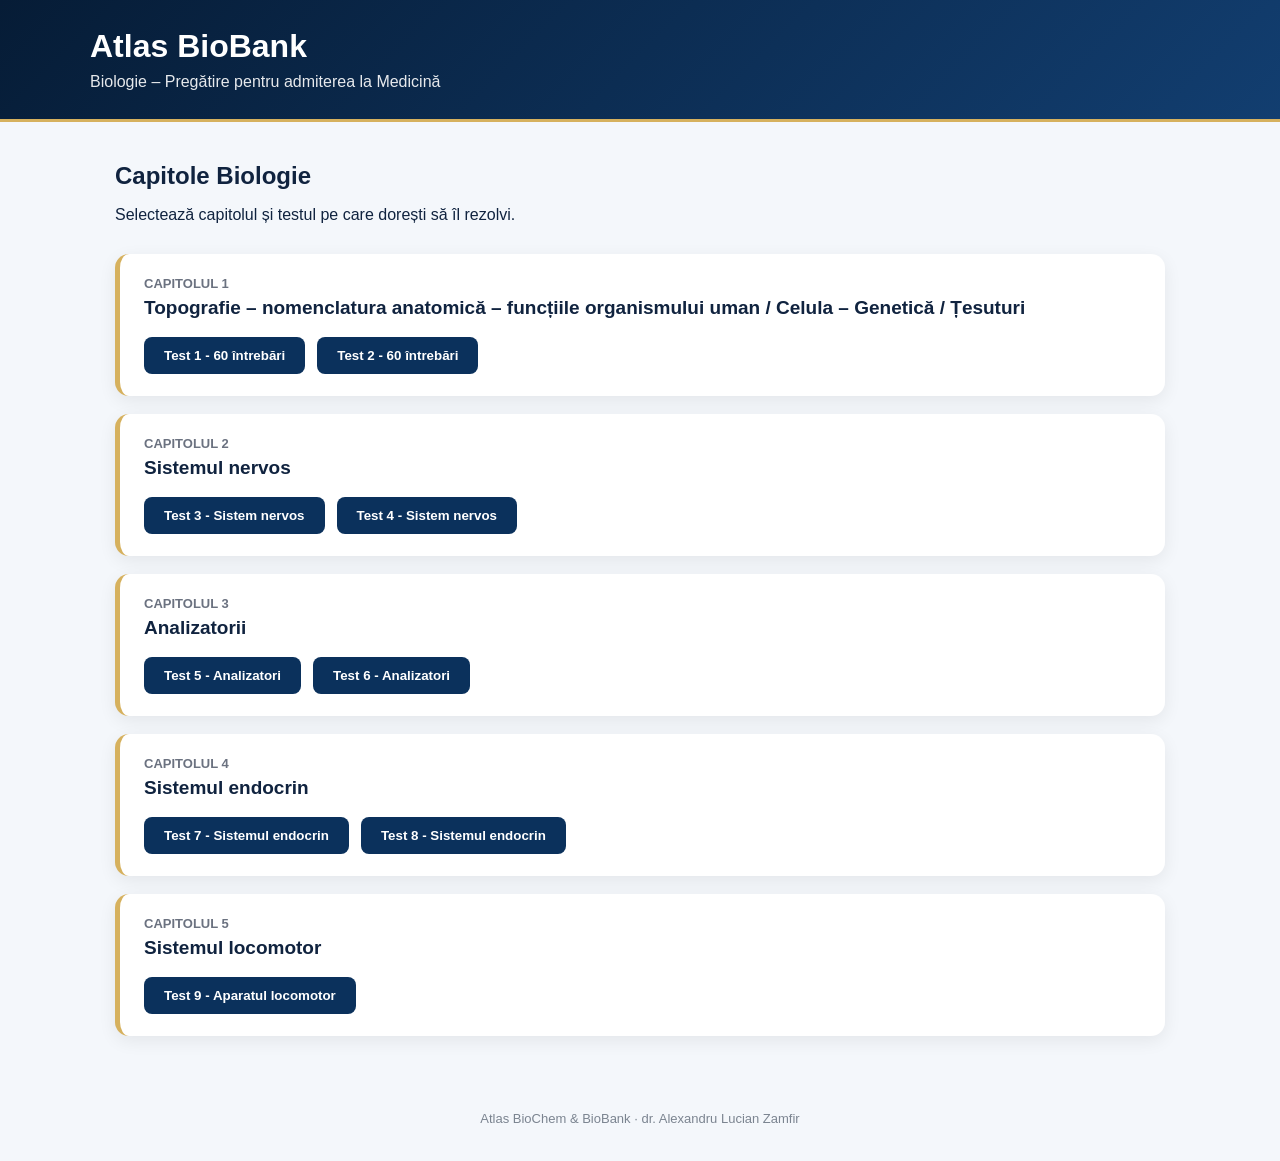
<file: src/pages/biology.html>
<!DOCTYPE html>
<html lang="ro">
<head>
    <meta charset="UTF-8">
    <meta name="viewport" content="width=device-width, initial-scale=1.0">

    <title>Atlas BioBank – Biologie</title>

    <style>
        * {
            box-sizing: border-box;
        }

        body {
            margin: 0;
            font-family: Arial, Helvetica, sans-serif;
            background: #f4f7fb;
            color: #10233f;
        }

        header {
            background: linear-gradient(135deg, #061c36, #123e70);
            color: white;
            padding: 28px 40px;
            border-bottom: 3px solid #d6b15e;
        }

        .header-content {
            max-width: 1100px;
            margin: auto;
        }

        header h1 {
            margin: 0;
            font-size: 32px;
        }

        header p {
            margin: 8px 0 0;
            opacity: 0.9;
        }

        main {
            max-width: 1100px;
            margin: 40px auto;
            padding: 0 25px;
        }

        .intro {
            margin-bottom: 30px;
        }

        .intro h2 {
            margin-bottom: 8px;
        }

        .chapters {
            display: grid;
            gap: 18px;
        }

        .chapter {
            background: white;
            border-radius: 14px;
            padding: 22px 24px;
            box-shadow: 0 5px 18px rgba(0,0,0,0.07);
            border-left: 5px solid #d6b15e;
        }

        .chapter h3 {
            margin: 0 0 8px;
            font-size: 19px;
        }

        .chapter-number {
            font-size: 13px;
            font-weight: bold;
            color: #6b7280;
            margin-bottom: 6px;
        }

        .tests {
            display: flex;
            gap: 12px;
            margin-top: 18px;
            flex-wrap: wrap;
        }

        .test-button {
            border: none;
            background: #0b315c;
            color: white;
            padding: 11px 20px;
            border-radius: 8px;
            font-weight: bold;
            cursor: pointer;
        }

        .test-button:hover {
            background: #154b83;
        }

        .disabled {
            background: #dce2e9;
            color: #7b8490;
            cursor: not-allowed;
        }

        .disabled:hover {
            background: #dce2e9;
        }

        footer {
            text-align: center;
            color: #7b8490;
            padding: 35px 20px;
            font-size: 13px;
        }
    </style>
</head>

<body>

<header>
    <div class="header-content">
        <h1>Atlas BioBank</h1>
        <p>Biologie – Pregătire pentru admiterea la Medicină</p>
    </div>
</header>

<main>

    <section class="intro">
        <h2>Capitole Biologie</h2>
        <p>Selectează capitolul și testul pe care dorești să îl rezolvi.</p>
    </section>

    <section class="chapters">

        <article class="chapter">
            <div class="chapter-number">CAPITOLUL 1</div>

            <h3>
                Topografie – nomenclatura anatomică – funcțiile organismului uman /
                Celula – Genetică / Țesuturi
            </h3>


<div class="tests">
    <button class="test-button" id="test1">
        Test 1 - 60 întrebări
    </button>

    <button class="test-button" id="test2">
        Test 2 - 60 întrebări
    </button>
</div>

        </article>

        <article class="chapter">
            <div class="chapter-number">CAPITOLUL 2</div>
            <h3>Sistemul nervos</h3>

           <div class="tests">
    <button class="test-button" id="test3">
        Test 3 - Sistem nervos
    </button>
    <button class="test-button" id="test4">
  Test 4 - Sistem nervos
</button>
</div>
        </article>

        <article class="chapter">
            <div class="chapter-number">CAPITOLUL 3</div>
            <h3>Analizatorii</h3>

            <div class="tests">
                <button class="test-button" id="test5">
                    Test 5 - Analizatori
                </button>
                <button class="test-button" id="test6">
  Test 6 - Analizatori
</button>
            </div>
        </article>

        <article class="chapter">
            <div class="chapter-number">CAPITOLUL 4</div>
            <h3>Sistemul endocrin</h3>

          <div class="tests">
    <button class="test-button" id="test7">
        Test 7 - Sistemul endocrin
    </button>
    <button class="test-button" id="test8">
    Test 8 - Sistemul endocrin
</button>
</div>
        </article>

        <article class="chapter">
            <div class="chapter-number">CAPITOLUL 5</div>
            <h3>Sistemul locomotor</h3>

            <div class="tests">
                <button class="test-button" id="test9">
    Test 9 - Aparatul locomotor
</button>
            </div>
        </article>

    </section>

</main>

<footer>
    Atlas BioChem & BioBank · dr. Alexandru Lucian Zamfir
</footer>
<script>
    document.getElementById("test1").addEventListener("click", () => {
        window.location.href = "./biology-test.html?test=1";
    });
document.getElementById("test2").addEventListener("click", () => {
    window.location.href = "./biology-test.html?test=2";
});
document.getElementById("test3").addEventListener("click", () => {
    window.location.href = "./biology-test.html?test=3";
});
document.getElementById("test4").addEventListener("click", () => {
  window.location.href = "./biology-test.html?test=4";
});
document.getElementById("test5").addEventListener("click", () => {
  window.location.href = "./biology-test.html?test=5";
});
  document.getElementById("test6").addEventListener("click", () => {
    window.location.href = "./biology-test.html?test=6";
});  
document.getElementById("test7").addEventListener("click", () => {
    window.location.href = "./biology-test.html?test=7";
});
document.getElementById("test8").addEventListener("click", () => {
    window.location.href = "./biology-test.html?test=8";
});

document.getElementById("test9").addEventListener("click", () => {
    window.location.href = "./biology-test.html?test=9";
});

</script>
</body>
</html>
</file>
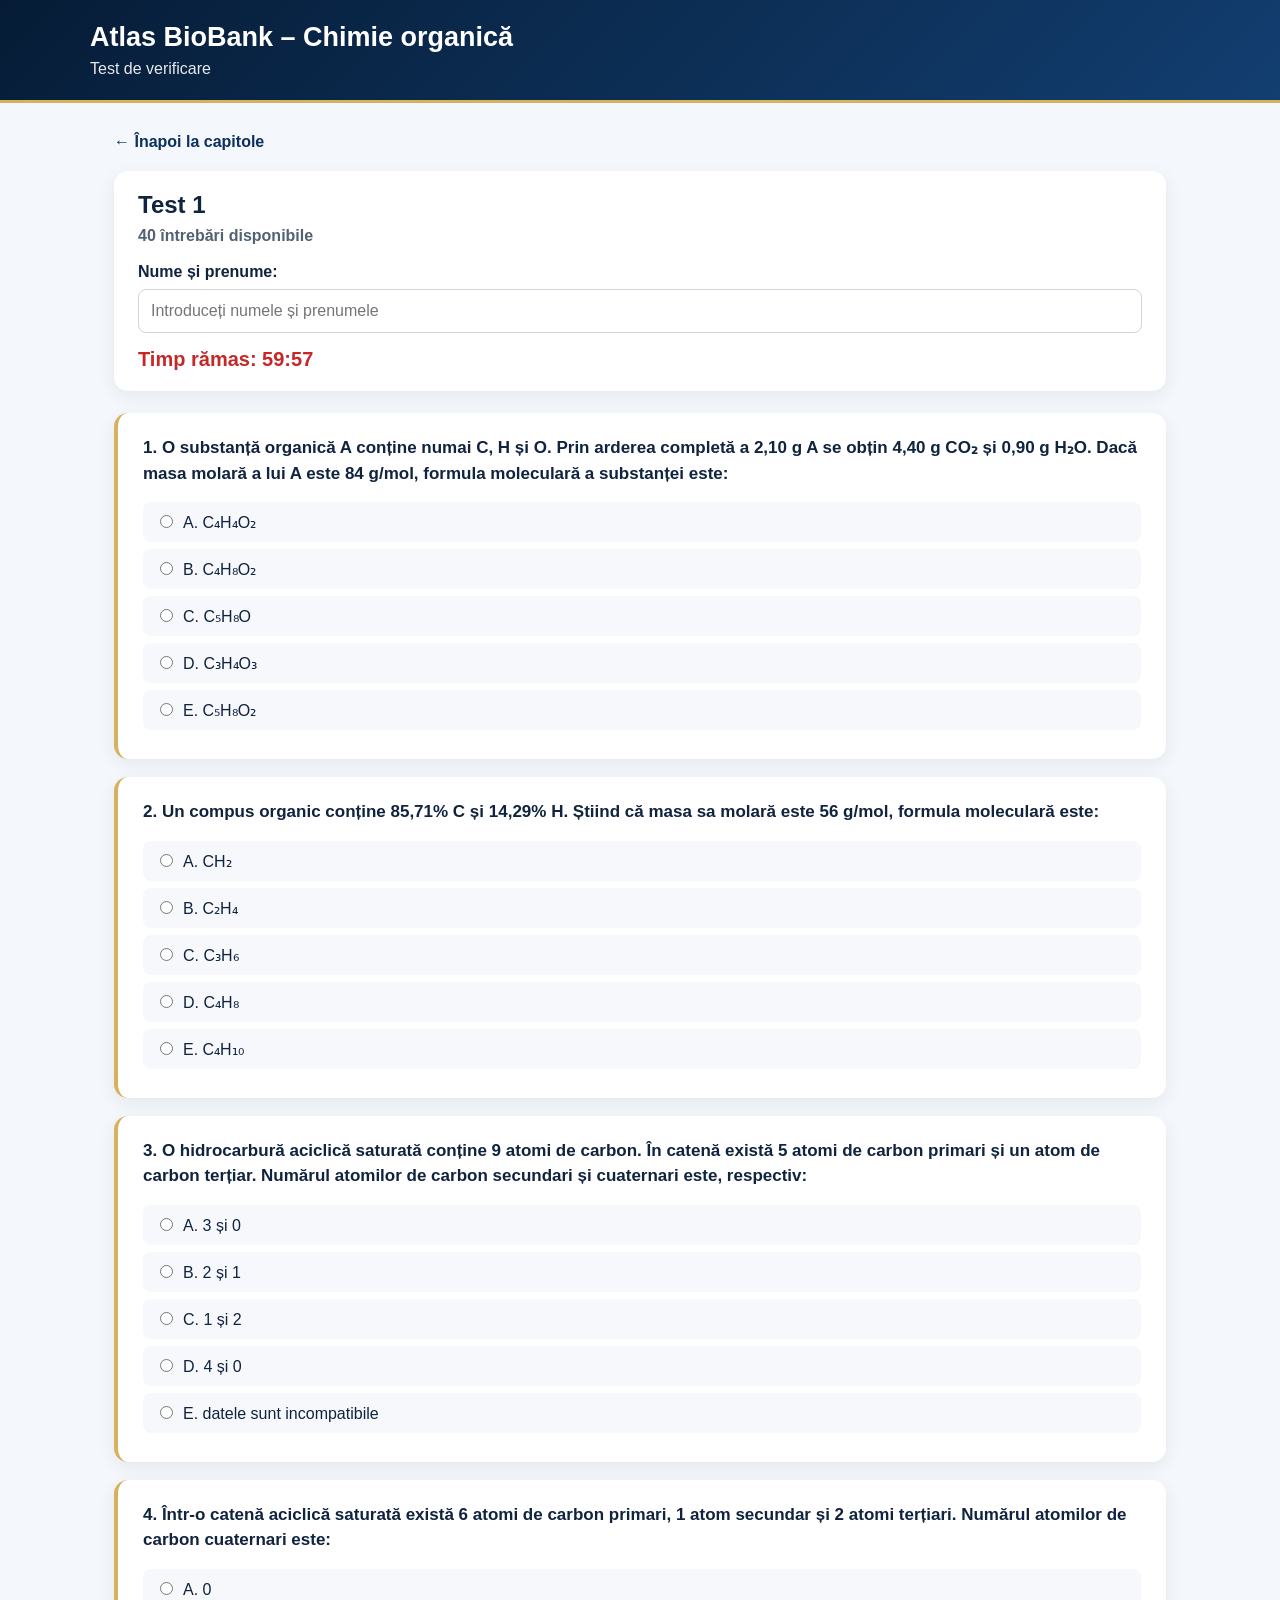
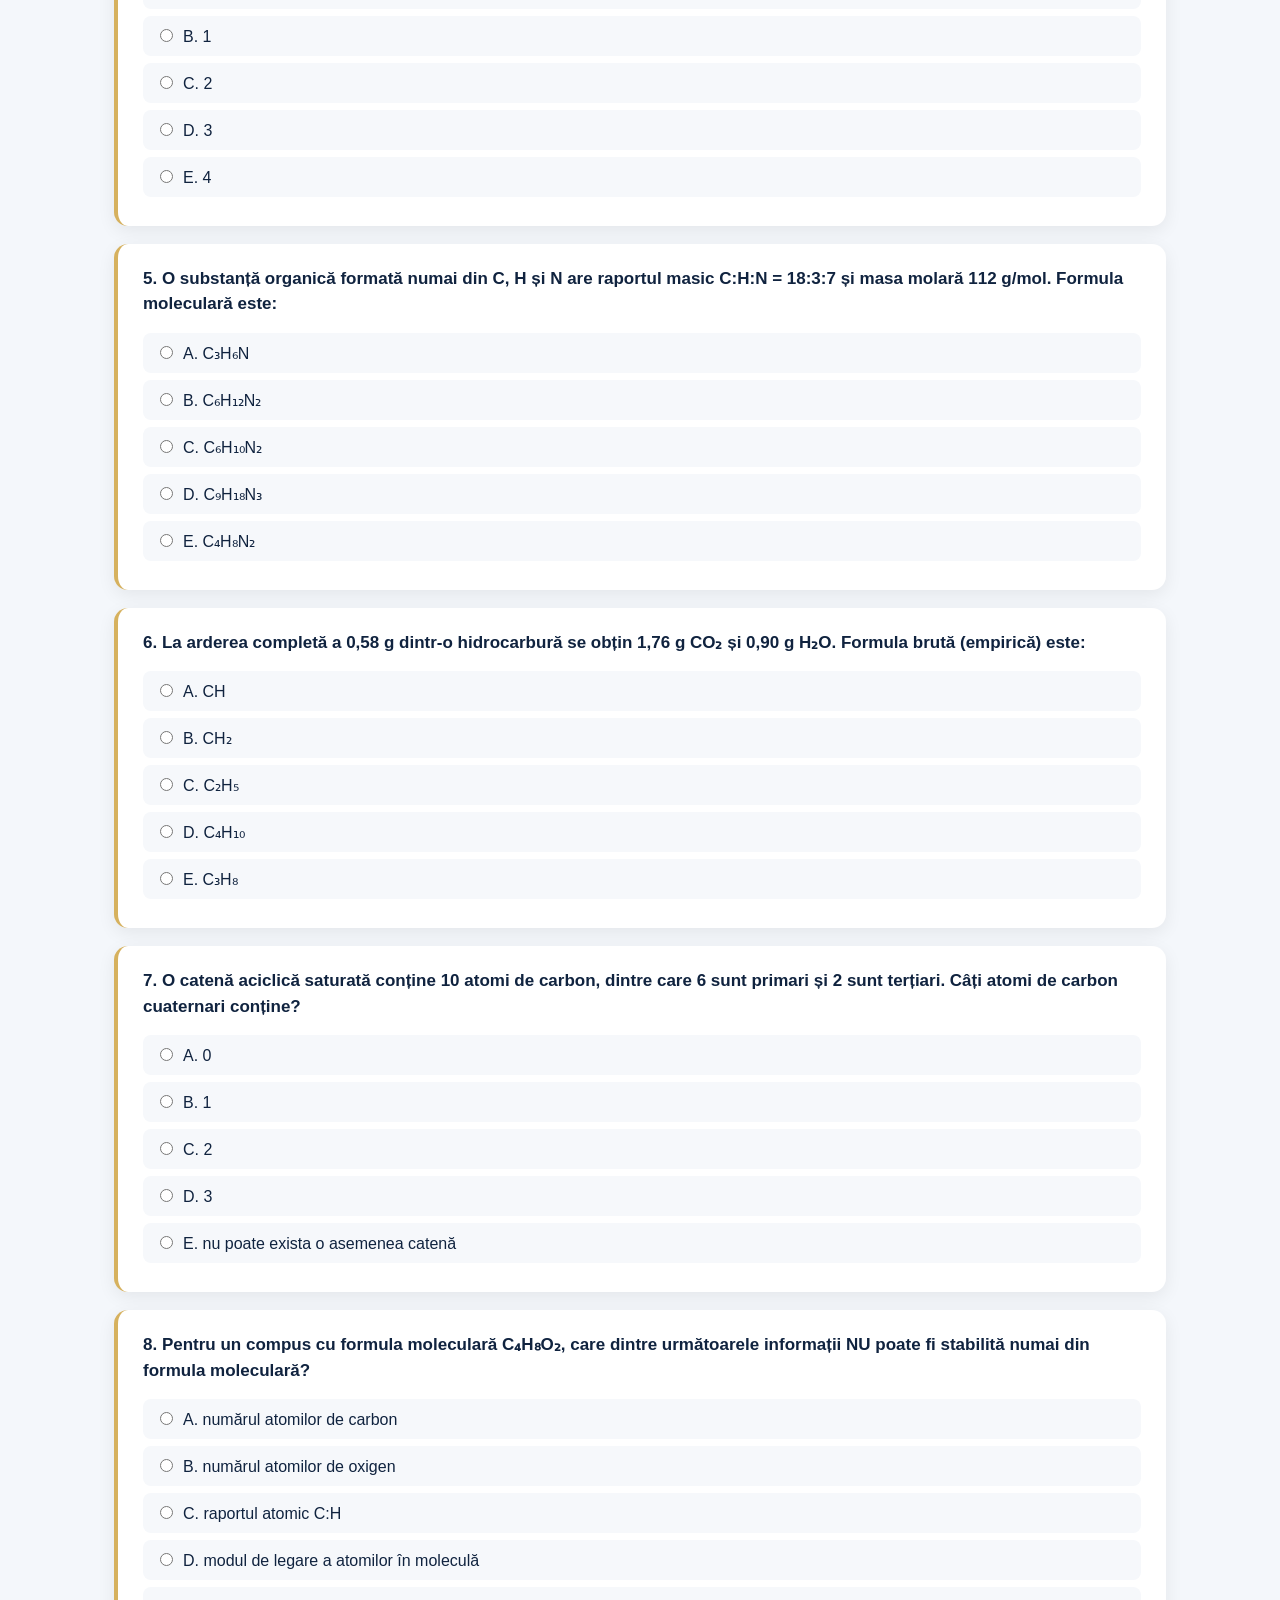
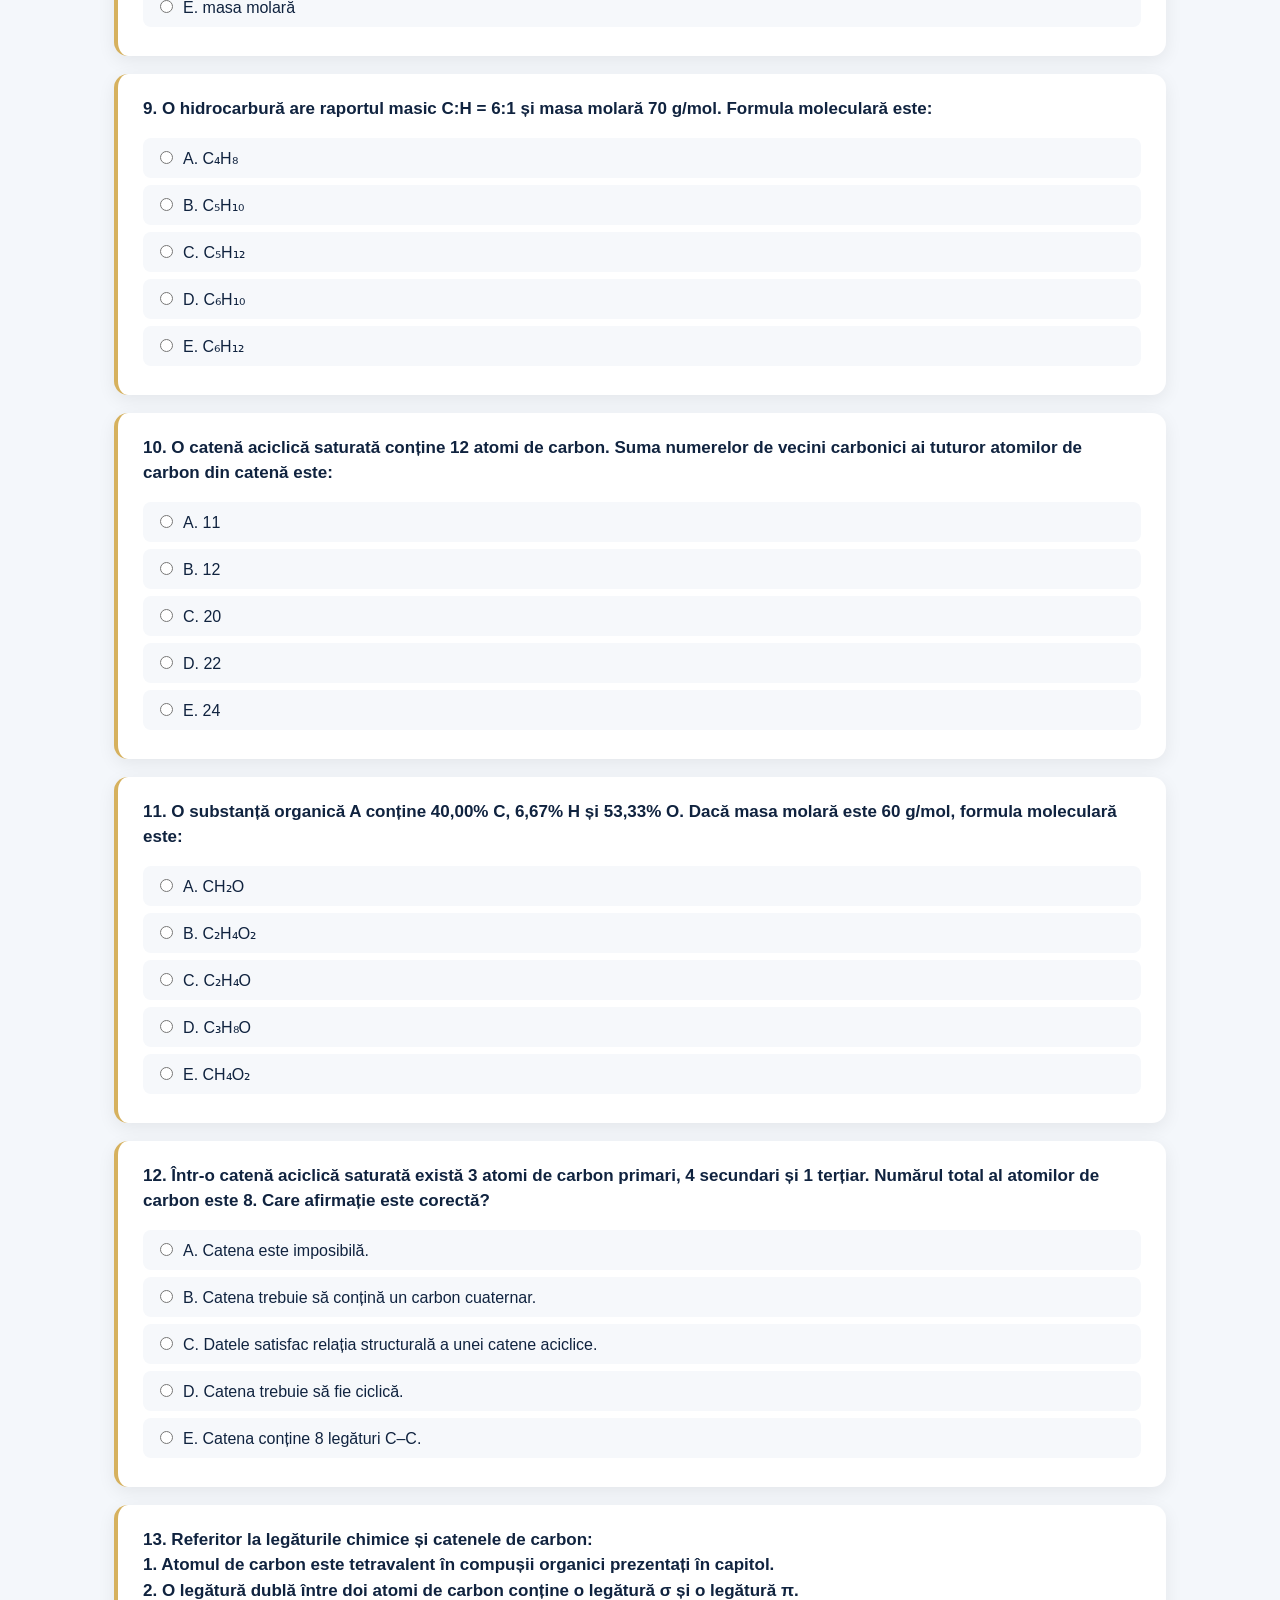
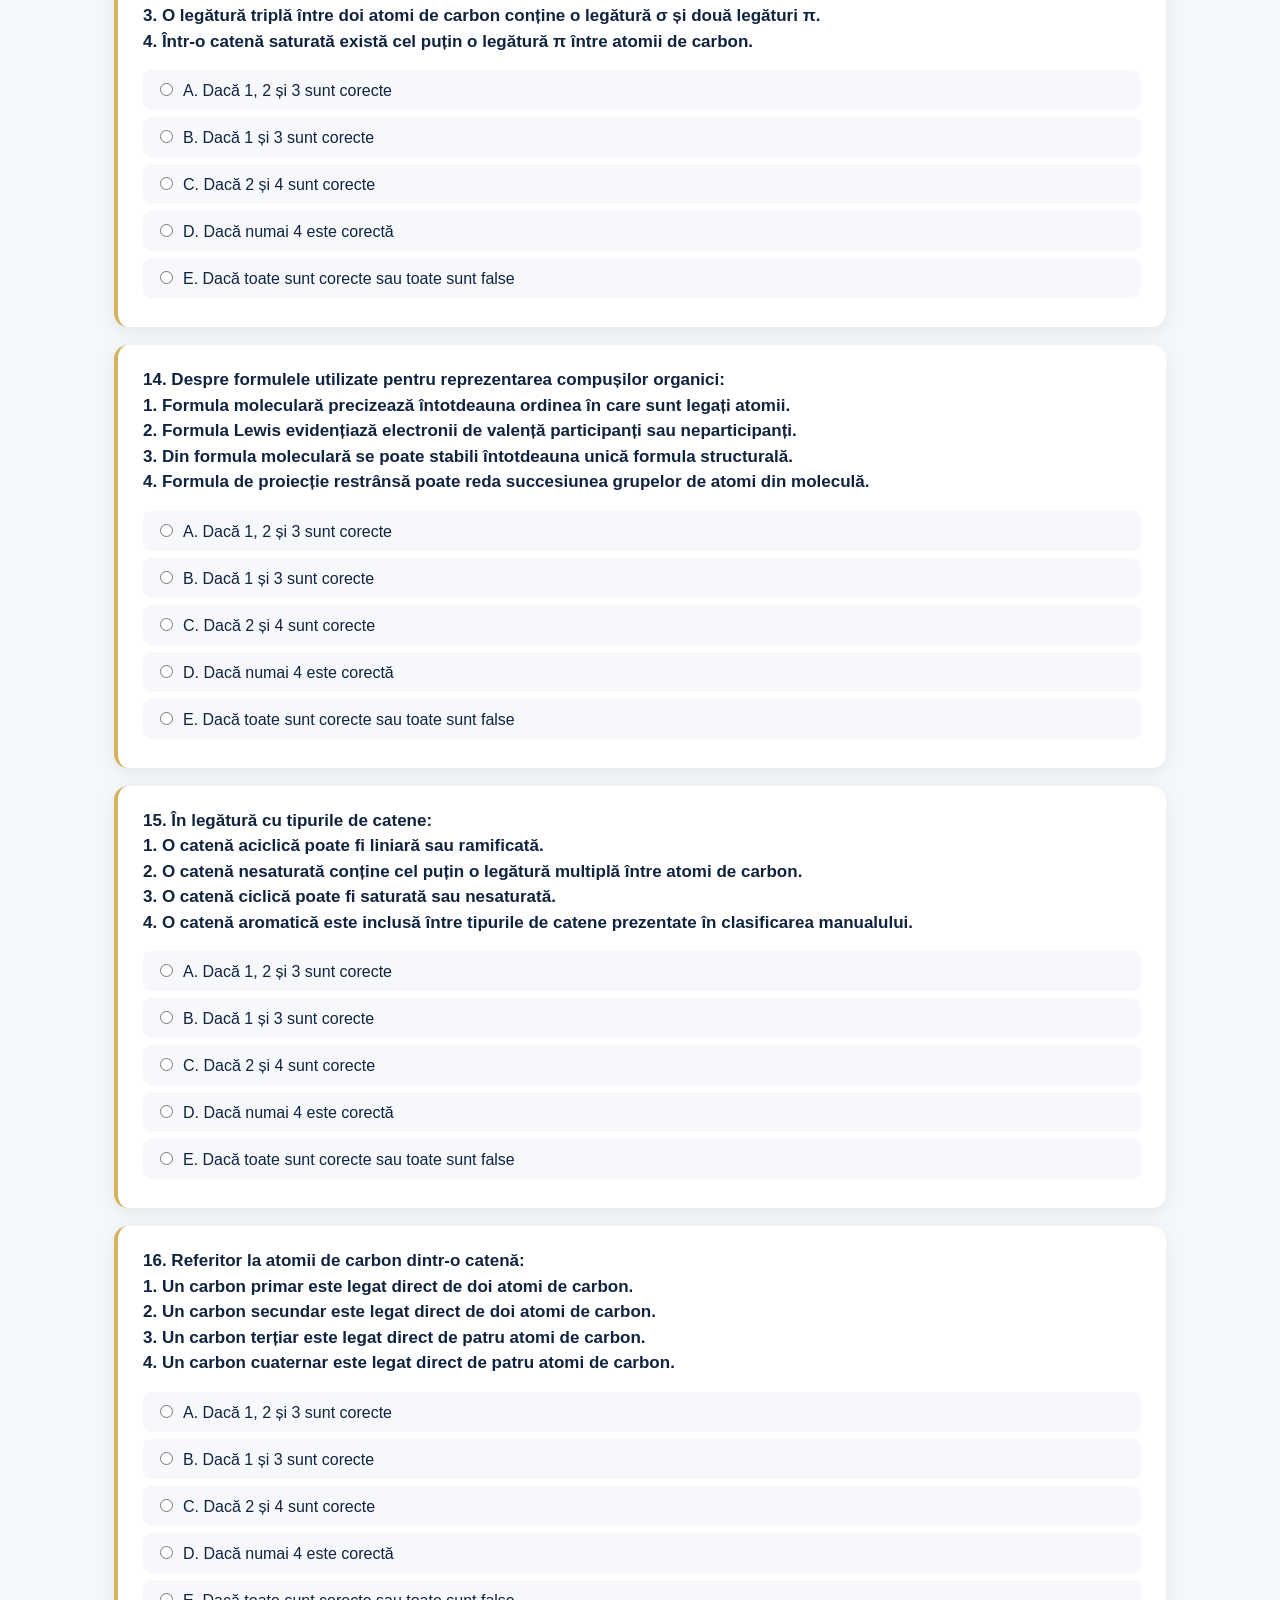
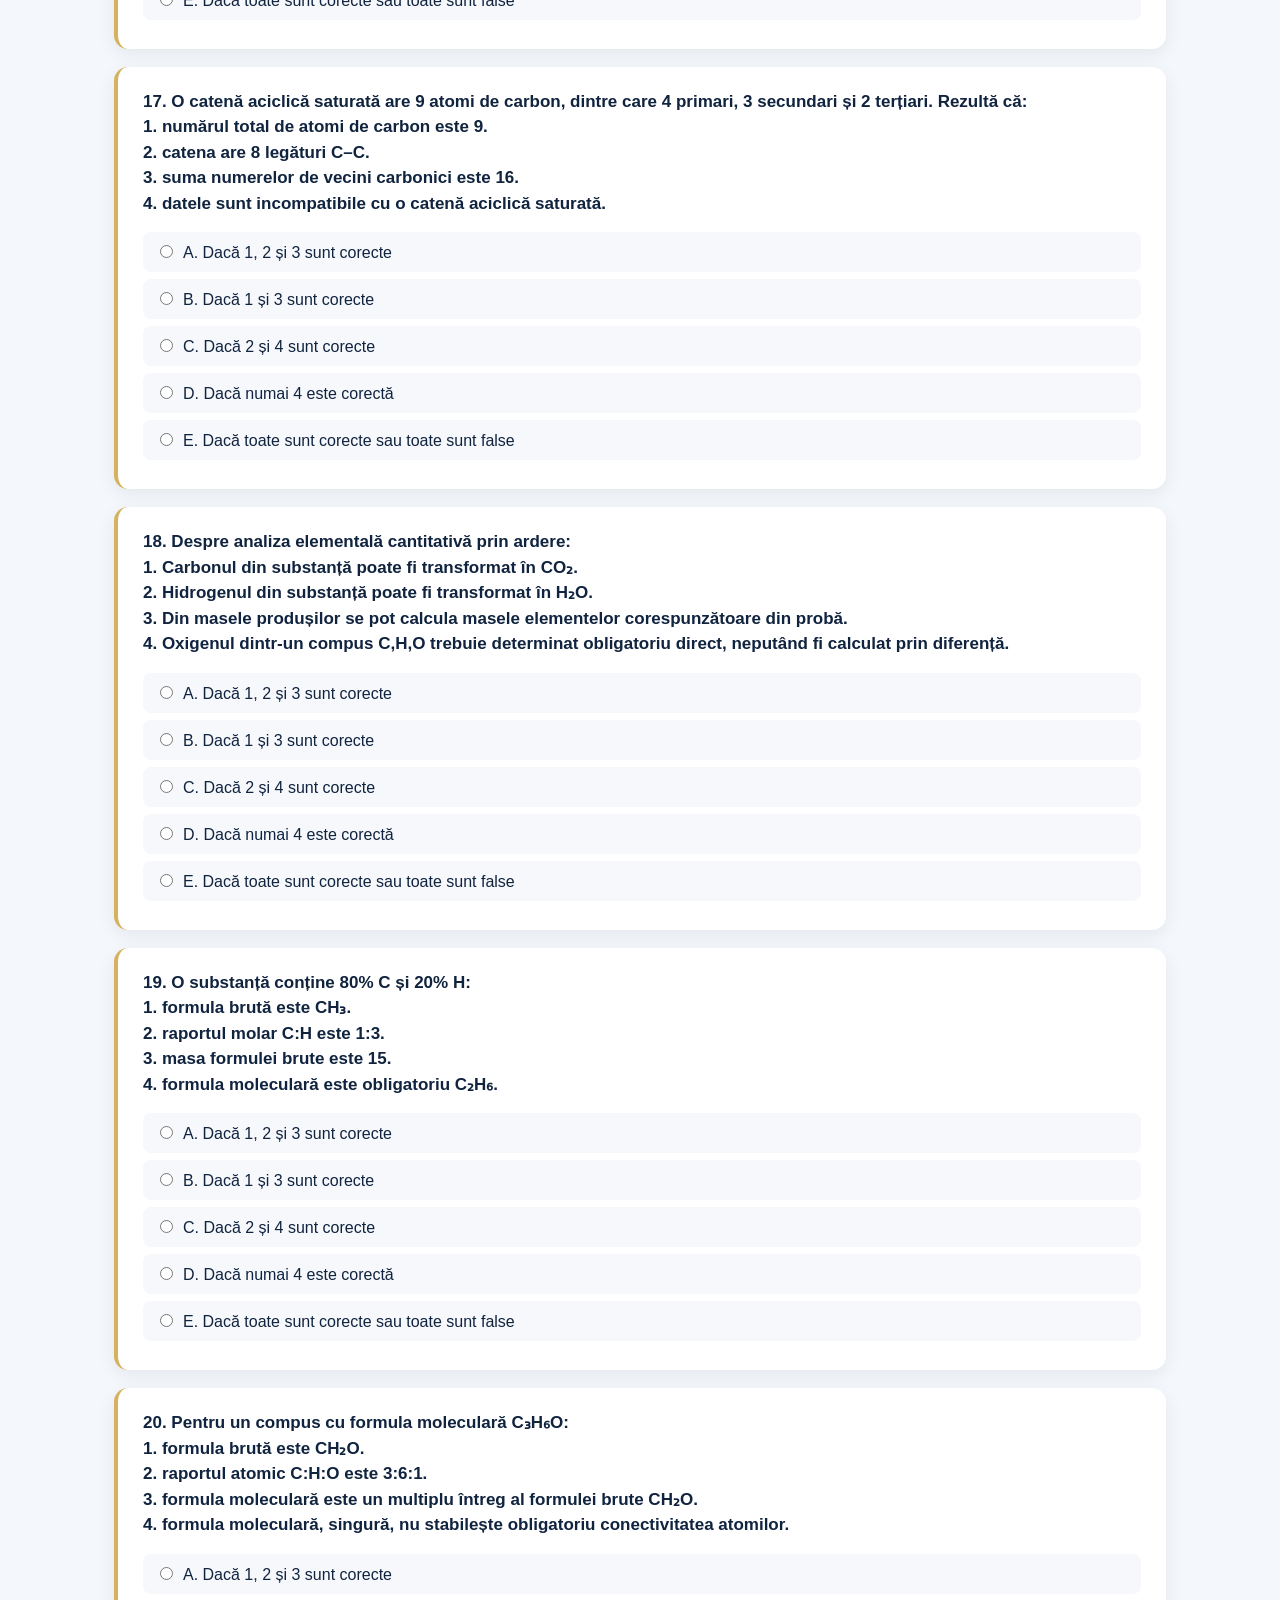
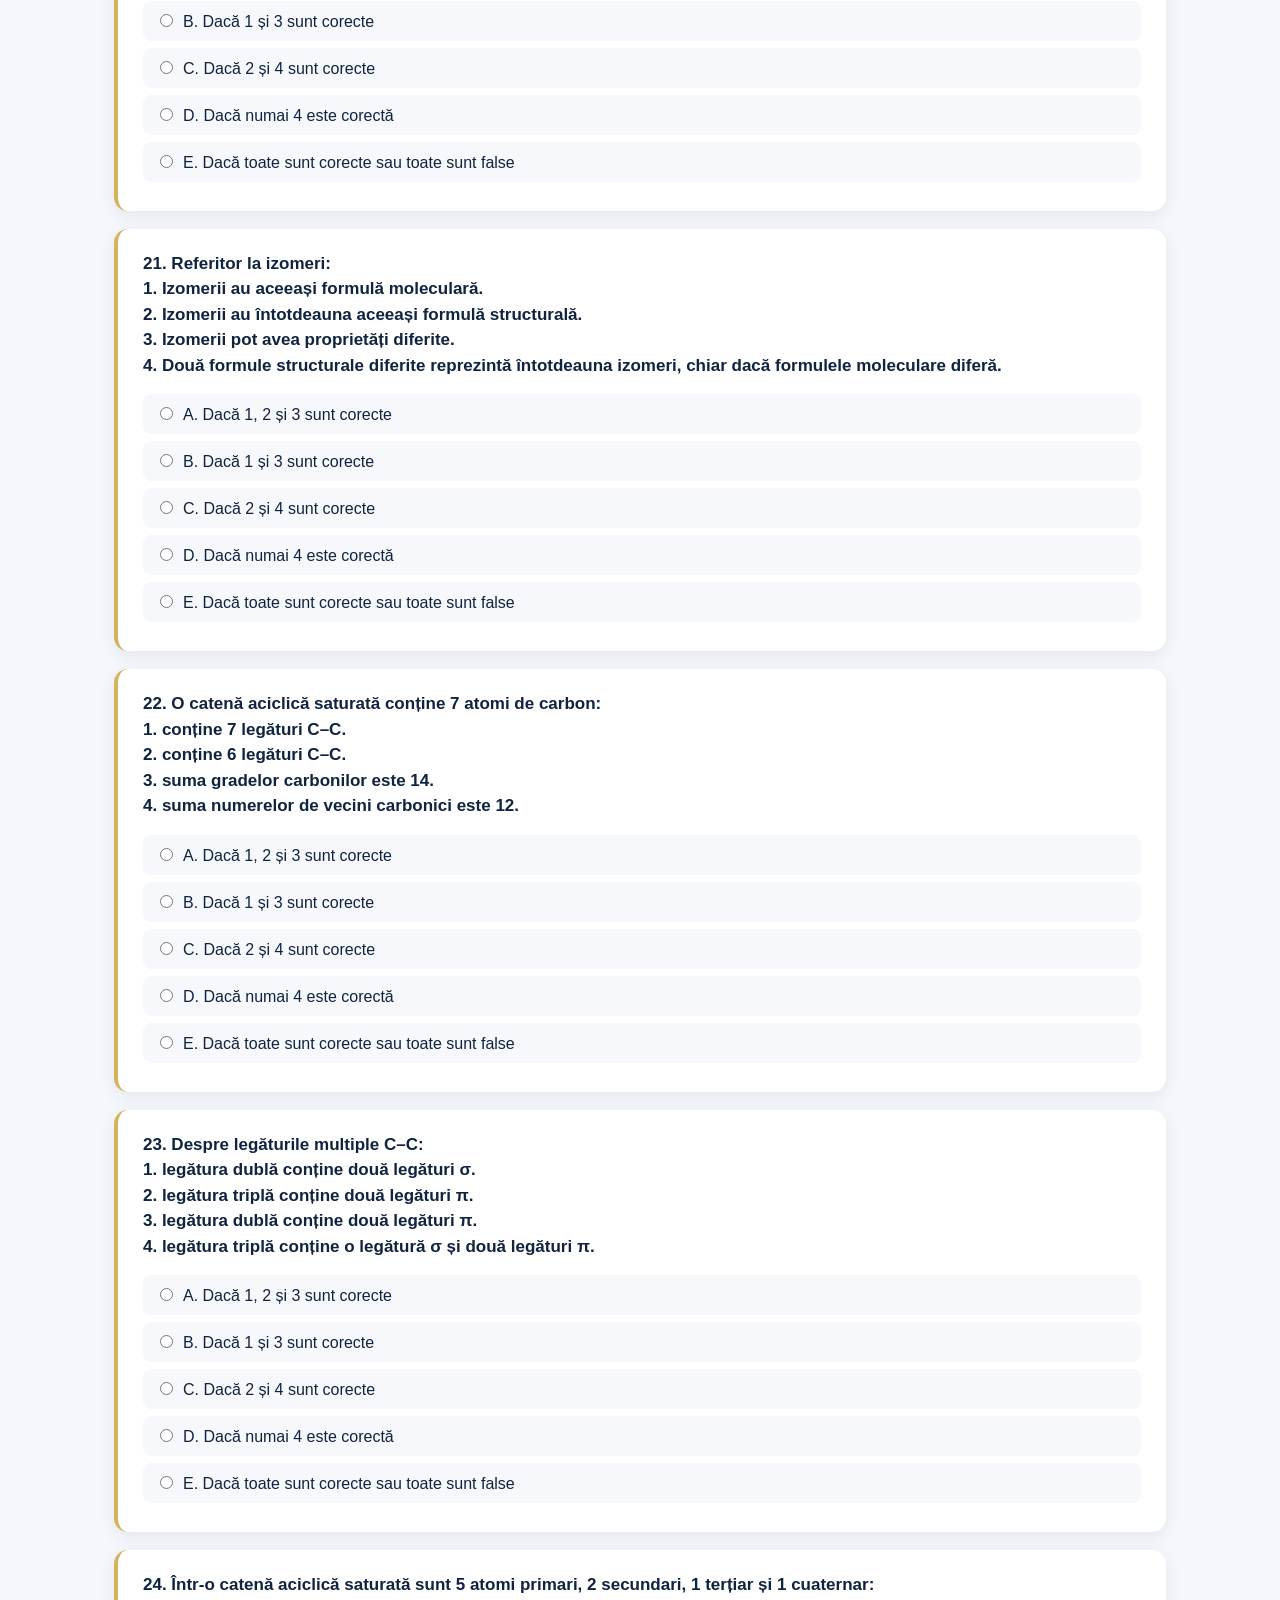
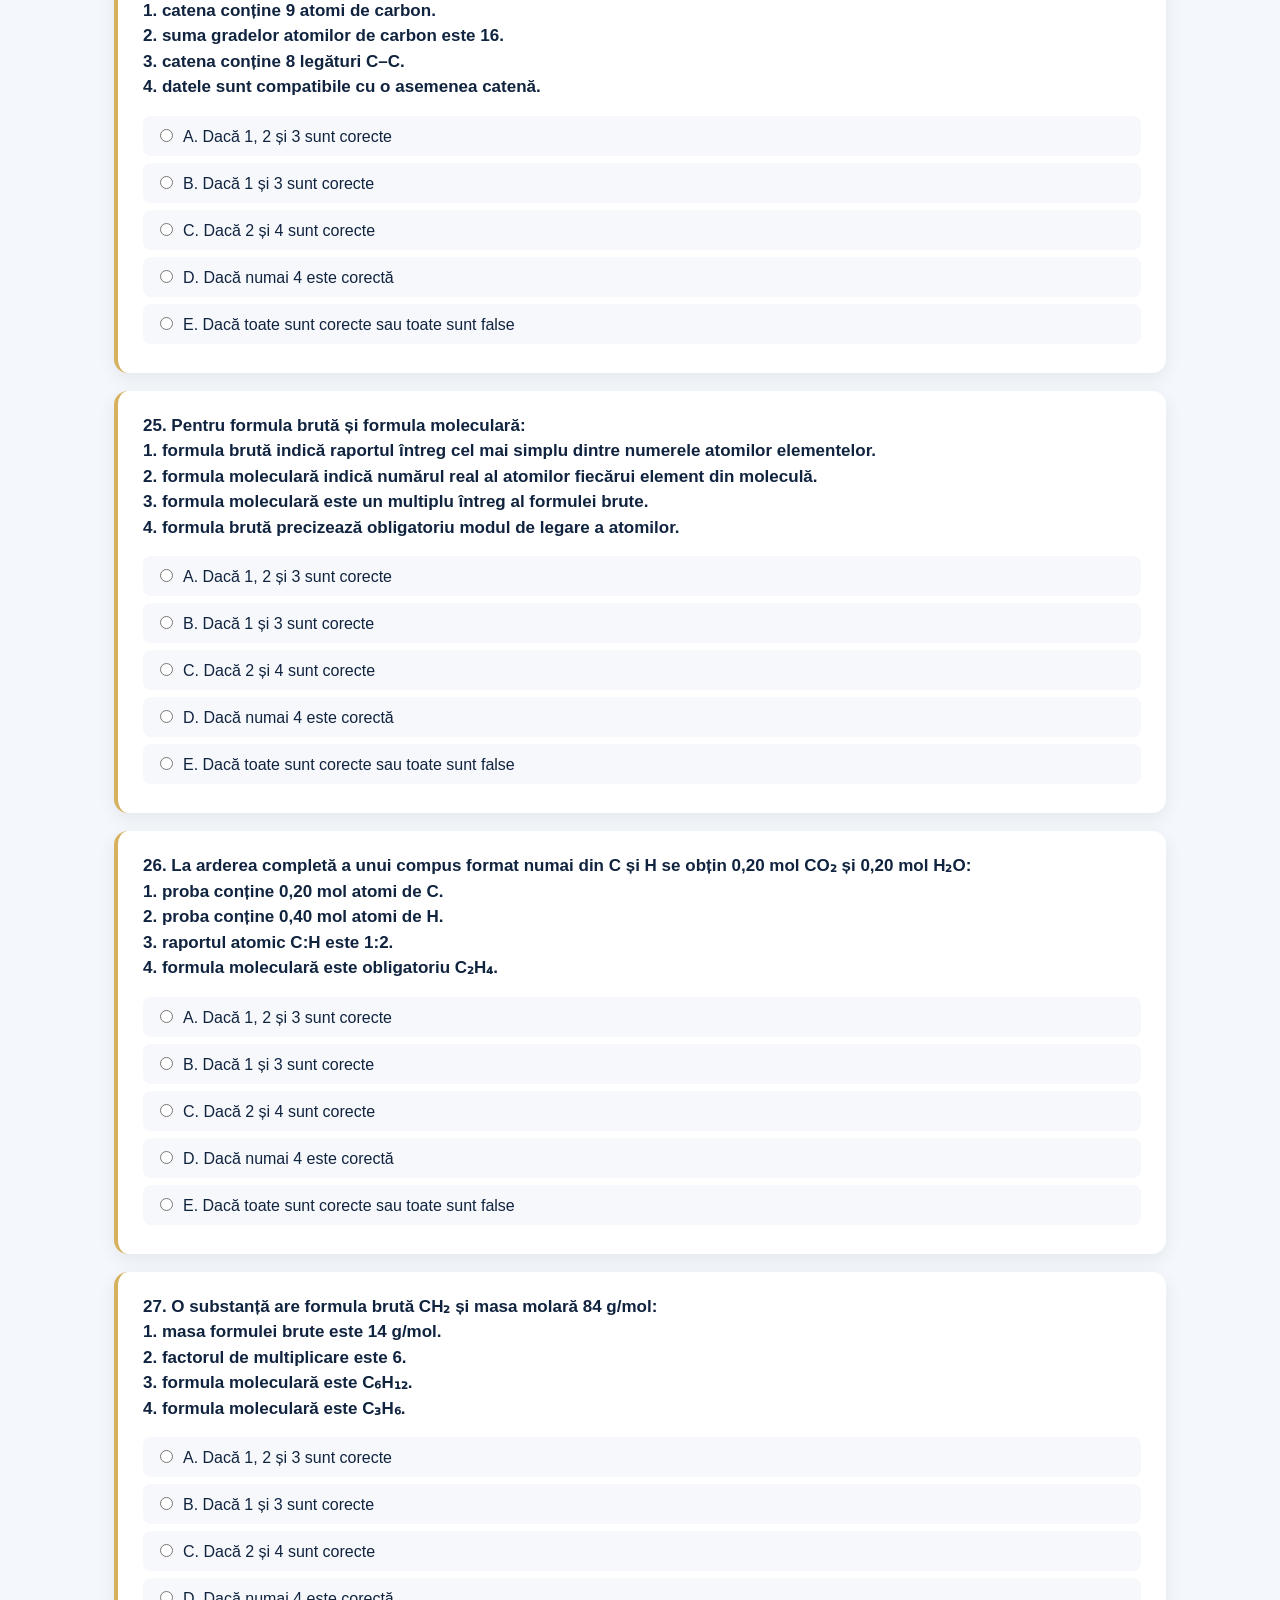
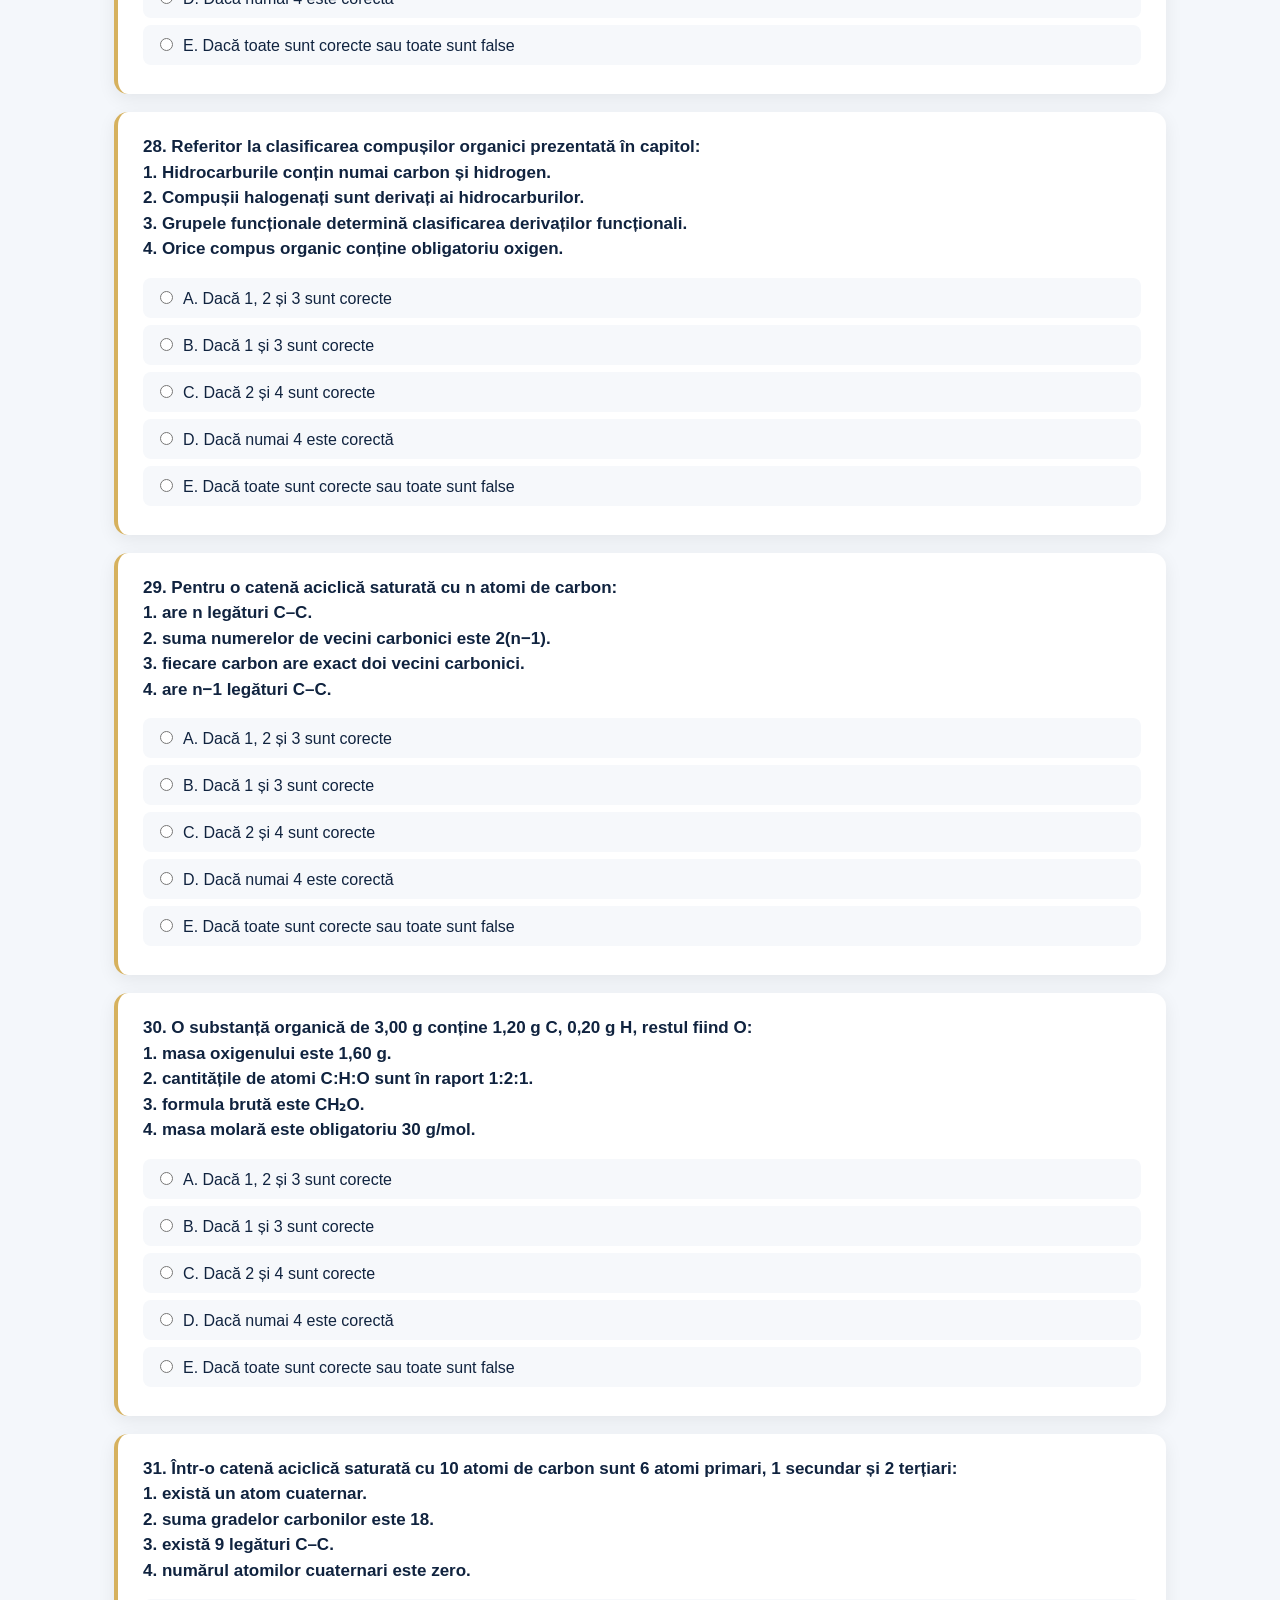
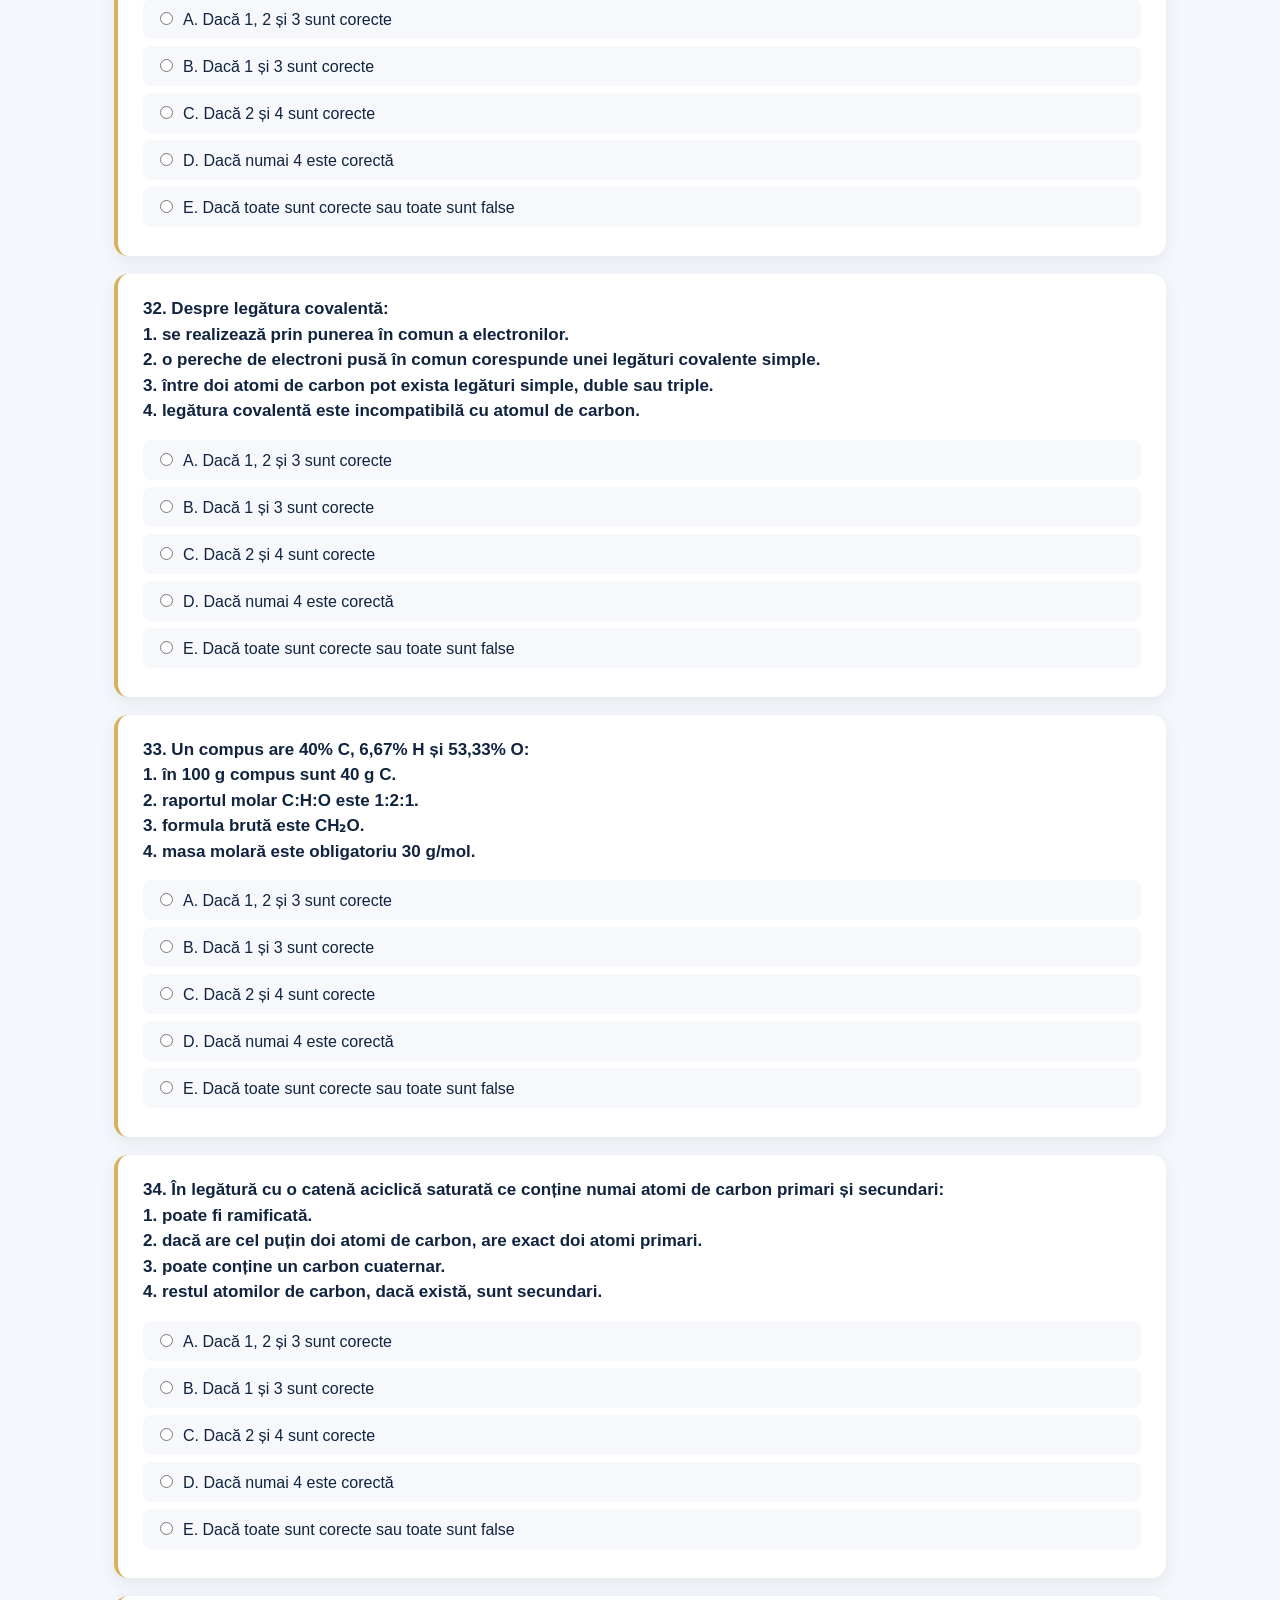
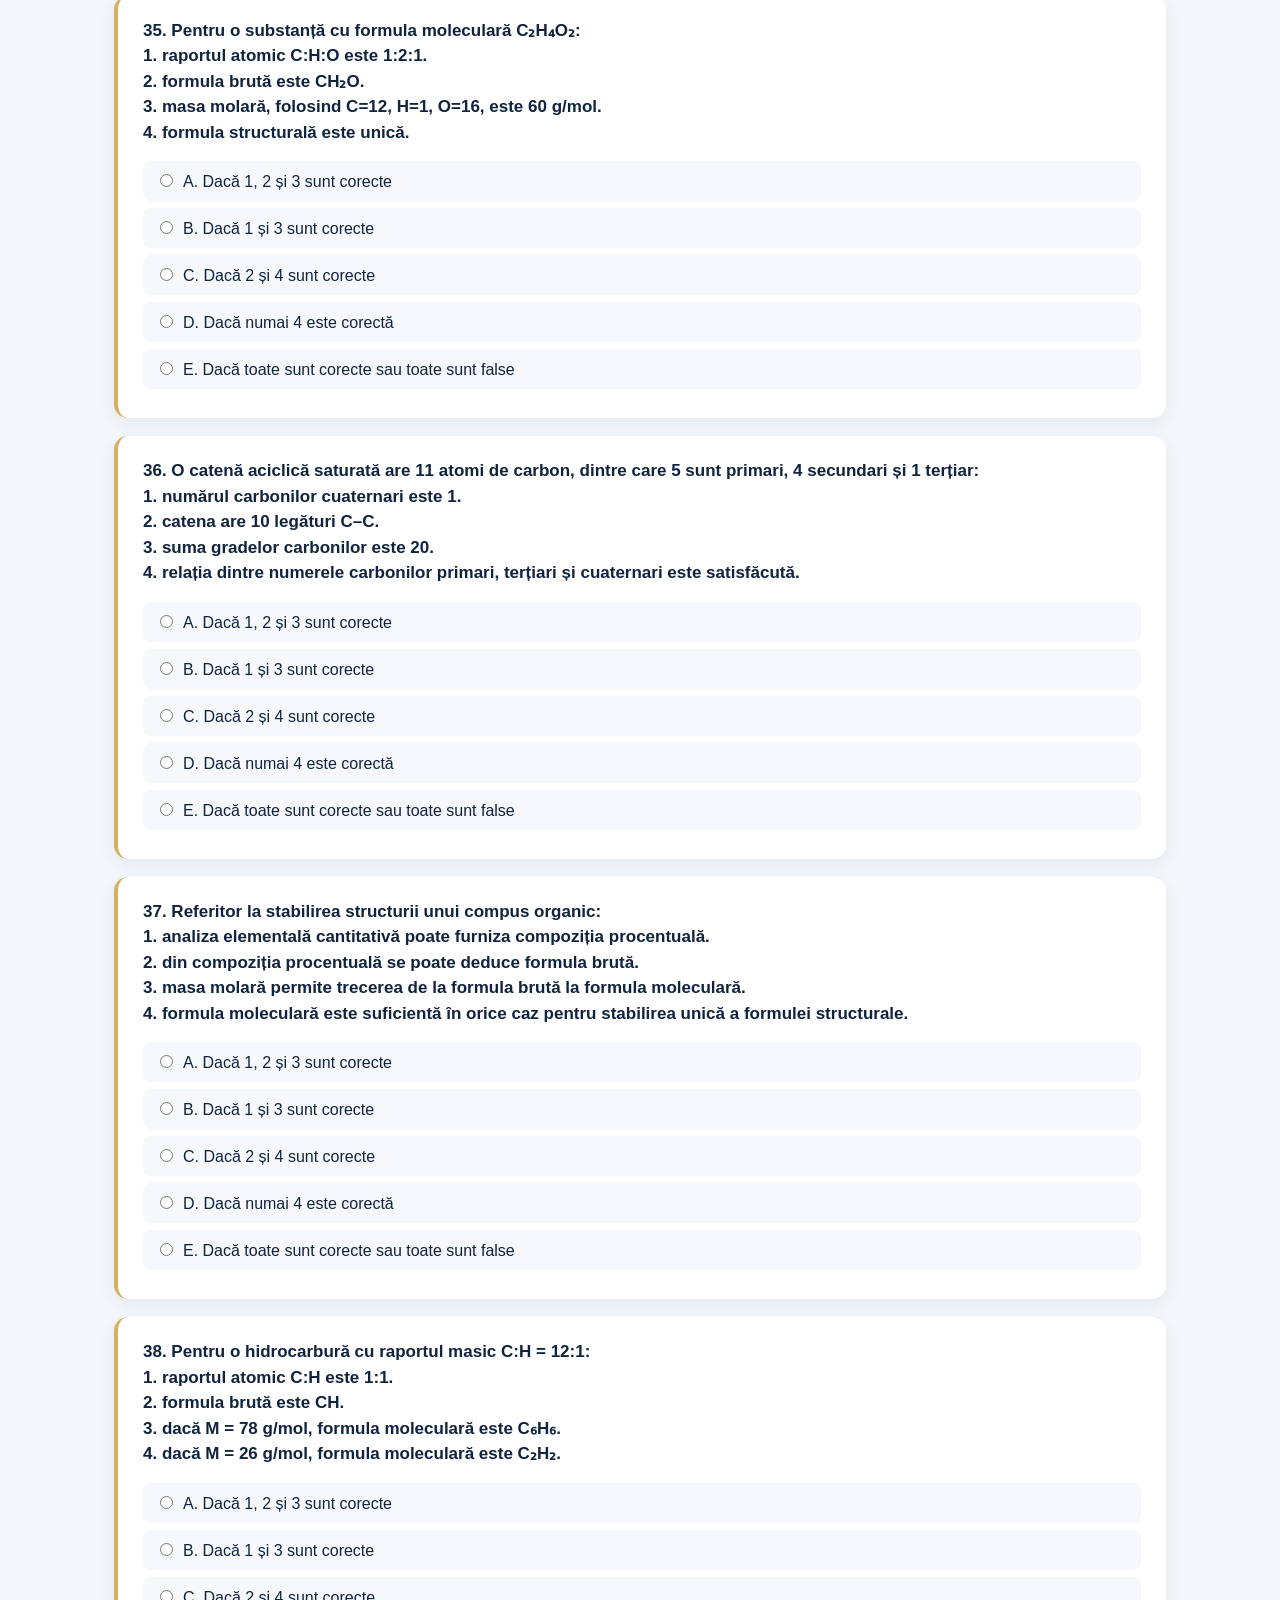
<file: src/pages/chemistry-test.html>
<!DOCTYPE html>
<html lang="ro">
<head>
    <meta charset="UTF-8">
    <meta name="viewport" content="width=device-width, initial-scale=1.0">

    <title>Atlas BioBank – Test Chimie organică</title>

    <style>
        * {
            box-sizing: border-box;
        }

        body {
            margin: 0;
            font-family: Arial, Helvetica, sans-serif;
            background: #f4f7fb;
            color: #10233f;
        }

        header {
            background: linear-gradient(135deg, #061c36, #123e70);
            color: white;
            border-bottom: 3px solid #d6b15e;
            padding: 22px 30px;
        }

        .header-content {
            max-width: 1100px;
            margin: auto;
        }

        header h1 {
            margin: 0;
            font-size: 27px;
        }

        header p {
            margin: 7px 0 0;
            opacity: .9;
        }

        main {
            max-width: 1100px;
            margin: 30px auto 60px;
            padding: 0 24px;
        }

        .test-info {
            background: white;
            border-radius: 14px;
            padding: 20px 24px;
            margin-bottom: 22px;
            box-shadow: 0 5px 18px rgba(0,0,0,.07);
        }

        .test-info h2 {
            margin: 0 0 8px;
        }

        #questionCount {
            font-weight: bold;
            color: #526174;
        }

        .question {
            background: white;
            border-radius: 14px;
            padding: 22px 25px;
            margin-bottom: 18px;
            box-shadow: 0 5px 18px rgba(0,0,0,.07);
            border-left: 4px solid #d6b15e;
        }

        .question-title {
            font-weight: bold;
            font-size: 17px;
            line-height: 1.5;
            white-space: pre-line;
            margin-bottom: 16px;
        }

        .question-image { display:block; max-width:100%; height:auto; margin:12px 0 18px; }

        .option {
            display: block;
            padding: 10px 12px;
            margin: 7px 0;
            border-radius: 8px;
            background: #f6f8fb;
            cursor: pointer;
        }

        .option:hover {
            background: #edf2f8;
        }

        .option input {
            margin-right: 10px;
        }

        .submit-area {
            text-align: center;
            margin-top: 30px;
        }

        #submitTest {
            border: none;
            border-radius: 9px;
            background: #0b315c;
            color: white;
            padding: 14px 30px;
            font-size: 16px;
            font-weight: bold;
            cursor: pointer;
        }

        #submitTest:hover {
            background: #154b83;
        }

        #message {
            margin-top: 18px;
            font-weight: bold;
        }

        .back {
            display: inline-block;
            margin-bottom: 20px;
            color: #0b315c;
            font-weight: bold;
            text-decoration: none;
        }
    </style>
</head>

<body>

<header>
    <div class="header-content">
        <h1>Atlas BioBank – Chimie organică</h1>
        <p>Test de verificare</p>
    </div>
</header>

<main>

    <a class="back" href="./chemistry.html">← Înapoi la capitole</a>

    <section class="test-info">
    <h2 id="testTitle">Test 1</h2>
    <div id="questionCount">Se încarcă întrebările...</div>
<div id="test4Instructions" style="display:none; margin-top:16px; padding:16px; background:#f0f7ff; border-left:4px solid #2563eb; border-radius:8px; line-height:1.7;">
  <strong>Instrucțiuni – Testul 4: Alchine</strong>
  <p>Durata testului: <strong>60 de minute</strong>.</p>
  <p>Testul conține <strong>40 de întrebări</strong>, fiecare cu cinci variante de răspuns (A–E).</p>
  <p>Pentru întrebările cu complement simplu, selectați o singură variantă corectă.</p>
  <p>Pentru întrebările cu complement grupat, variantele corespund combinațiilor de afirmații indicate în enunț.</p>
  <p>Completați numele și prenumele înainte de predarea testului. La final, apăsați „Predă testul” pentru corectarea automată și înregistrarea rezultatului.</p>
  <p><strong>Date utile pentru rezolvarea problemelor:</strong></p>
<p>
  Mase atomice relative:
  A(H) = 1; A(C) = 12; A(N) = 14;
  A(O) = 16; A(Na) = 23; A(Cl) = 35,5;
  A(Ca) = 40; A(Cu) = 64;
  A(Br) = 80; A(Ag) = 108.
</p>
<p>
  Volumul molar: 22,4 L/mol (c.n.).
  Aerul conține 20% O₂ (procente de volum).
</p>
</div>
    <div style="margin-top:18px;">
        <label for="studentName"><strong>Nume și prenume:</strong></label>
        <input
            type="text"
            id="studentName"
            placeholder="Introduceți numele și prenumele"
            autocomplete="name"
            style="
                width:100%;
                margin-top:8px;
                padding:12px;
                border:1px solid #ccd5e0;
                border-radius:8px;
                font-size:16px;
                box-sizing:border-box;
            "
        >
    </div>

    <div
        id="timer"
        style="
            margin-top:15px;
            font-size:20px;
            font-weight:bold;
            color:#c62828;
        "
    >
        Timp rămas: 60:00
    </div>
</section>

    <section id="questions"></section>

    <div class="submit-area">
        <button id="submitTest">Predă testul</button>
        <div id="message"></div>
    </div>

</main>

<script type="module">

import { CHEMISTRY_TEST_1_QUESTIONS }
  from "../data/chemistry/introducere-structura-test1.js";
import { CHEMISTRY_TEST_2_QUESTIONS } from "../data/chemistry/alcani-test2.js";
import { CHEMISTRY_TEST_3_QUESTIONS } from "../data/chemistry/alchene-test3.js";
import { CHEMISTRY_TEST_4_QUESTIONS } from "../data/chemistry/alchine-test4.js";
const RESULTS_ENDPOINT = "https://script.google.com/macros/s/AKfycby9v11uD8b-M-kPeOeoAEnvOTu5yajMSmmqOUBAePZMHONgMzGfRAlgV6b3EM9jet5mGg/exec";
const params = new URLSearchParams(window.location.search);
const ENABLED_TESTS = ["1", "2", "3", "4"];
const testNumber = params.get("test") || "1";
if (testNumber === "4") {
  document.getElementById("test4Instructions").style.display = "block";
}
if (!ENABLED_TESTS.includes(testNumber)) {
  window.location.replace("./chemistry.html");
}

const ACTIVE_QUESTIONS =
  testNumber === "4" ? CHEMISTRY_TEST_4_QUESTIONS :
  testNumber === "3" ? CHEMISTRY_TEST_3_QUESTIONS :
  testNumber === "2" ? CHEMISTRY_TEST_2_QUESTIONS :
  CHEMISTRY_TEST_1_QUESTIONS;

  document.getElementById("testTitle").textContent = `Test ${testNumber}`;
const container = document.getElementById("questions");
const count = document.getElementById("questionCount");
const submitButton = document.getElementById("submitTest");
const message = document.getElementById("message");

count.textContent =
   `${ACTIVE_QUESTIONS.length} întrebări disponibile`;

function renderQuestions() {

    container.innerHTML = "";

   ACTIVE_QUESTIONS.forEach((question, index) => {

        const card = document.createElement("article");
        card.className = "question";

        const title = document.createElement("div");
        title.className = "question-title";
        title.textContent = `${index + 1}. ${question.text}`;

        card.appendChild(title);
        if (question.image) {
  const img = document.createElement("img");
  img.src = question.image;
  img.alt = `Figura pentru întrebarea ${index + 1}`;
  img.className = "question-image";
  card.appendChild(img);
}

        Object.entries(question.options).forEach(([letter, text]) => {

            const label = document.createElement("label");
            label.className = "option";

            const input = document.createElement("input");

            input.type =
                question.type === "multiple"
                    ? "checkbox"
                    : "radio";

            input.name = `question-${index}`;
            input.value = letter;

            label.appendChild(input);
            label.appendChild(
                document.createTextNode(`${letter}. ${text}`)
            );

            card.appendChild(label);
        });

        container.appendChild(card);
    });
}

renderQuestions();
// ===== CRONOMETRU TEST: 60 MINUTE =====
const TEST_DURATION = 60 * 60; // 60 minute în secunde
let timeLeft = TEST_DURATION;

const timerElement = document.getElementById("timer");

function updateTimer() {
    const minutes = Math.floor(timeLeft / 60);
    const seconds = timeLeft % 60;

    timerElement.textContent =
        `Timp rămas: ${String(minutes).padStart(2, "0")}:${String(seconds).padStart(2, "0")}`;
}

updateTimer();

const timerInterval = setInterval(() => {
    timeLeft--;

    if (timeLeft <= 0) {
        timeLeft = 0;
        updateTimer();
        clearInterval(timerInterval);

        alert("Timpul de 60 de minute a expirat. Testul va fi predat automat.");

        submitButton.click();
        return;
    }

    updateTimer();
}, 1000);
submitButton.addEventListener("click", () => {
    const confirmSubmit = confirm(
        "Ești sigur că dorești să predai testul? După predare nu vei mai putea modifica răspunsurile."
    );

    if (!confirmSubmit) {
        return;
    }
const studentName = document.getElementById("studentName").value.trim();

if (!studentName) {
    alert("Te rog introdu numele și prenumele înainte de predarea testului.");
    document.getElementById("studentName").focus();
    return;
}
    let corecte = 0;
    let gresite = 0;
    let necompletate = 0;

    const intrebariCorecte = [];
    const intrebariGresite = [];
    const intrebariNecompletate = [];

    ACTIVE_QUESTIONS.forEach((question, index) => {
        const allInputs = Array.from(
            document.querySelectorAll(`input[name="question-${index}"]`)
        );

        const selectedInputs = allInputs.filter(input => input.checked);

        // Marchează toate variantele corecte cu verde
        allInputs.forEach((input) => {
            const label = input.closest("label");

            if (question.correctAnswers.includes(input.value)) {
                label.style.backgroundColor = "#dff5e1";
                label.style.border = "2px solid #2e8b57";
            }
        });

        // Necompletată
        if (selectedInputs.length === 0) {
            necompletate++;
            intrebariNecompletate.push(index + 1);
            return;
        }

        const selectedAnswers = selectedInputs
            .map(input => input.value)
            .sort();

        const correctAnswers = [...question.correctAnswers].sort();

        const esteCorect =
            selectedAnswers.length === correctAnswers.length &&
            selectedAnswers.every(
                (answer, i) => answer === correctAnswers[i]
            );

        if (esteCorect) {
            corecte++;
            intrebariCorecte.push(index + 1);
        } else {
            gresite++;
            intrebariGresite.push(index + 1);

            // Variantele bifate greșit devin roșii
            selectedInputs.forEach((input) => {
                if (!question.correctAnswers.includes(input.value)) {
                    const label = input.closest("label");
                    label.style.backgroundColor = "#fde2e2";
                    label.style.border = "2px solid #c62828";
                }
            });
        }
    });

    const total = ACTIVE_QUESTIONS.length;
    const procent = Math.round((corecte / total) * 100);

    submitButton.disabled = true;

    document
        .querySelectorAll("#questions input")
        .forEach((input) => {
            input.disabled = true;
        });

    const listaCorecte =
        intrebariCorecte.length > 0
            ? intrebariCorecte.join(", ")
            : "-";

    const listaGresite =
        intrebariGresite.length > 0
            ? intrebariGresite.join(", ")
            : "-";

    const listaNecompletate =
        intrebariNecompletate.length > 0
            ? intrebariNecompletate.join(", ")
            : "-";
const timpUtilizat = TEST_DURATION - timeLeft;

fetch(RESULTS_ENDPOINT, {
    method: "POST",
    body: JSON.stringify({
        nume: studentName,
        materie: "Chimie organică",
capitol: testNumber === "4" ? "Alchine" : testNumber === "3" ? "Alchene" : testNumber === "2" ? "Alcani" : "Introducere în studiul chimiei organice",
        test: testNumber,
        scor: corecte,
        total: total,
        procent: procent,
        corecte: corecte,
        gresite: gresite,
        necompletate: necompletate,
        intrebariGresite: listaGresite,
        timpUtilizat: timpUtilizat
    })
}).catch(error => {
    console.error("Eroare la trimiterea rezultatului:", error);
});
    message.innerHTML = `
        <div style="
            margin-top:20px;
            padding:20px;
            background:white;
            border-radius:14px;
            border-left:5px solid #d6b15e;
            line-height:1.8;
        ">
            <h3 style="margin-top:0;">
                Rezultat Test ${testNumber}
            </h3>

            <p>
                Scor:
                <strong>${corecte} / ${total}</strong>
                (${procent}%)
            </p>

            <p>
                Răspunsuri corecte:
                <strong>${corecte}</strong><br>
                Întrebări:
                <strong>${listaCorecte}</strong>
            </p>

            <p>
                Răspunsuri greșite:
                <strong>${gresite}</strong><br>
                Întrebări:
                <strong>${listaGresite}</strong>
            </p>

            <p>
                Întrebări necompletate:
                <strong>${necompletate}</strong><br>
                Întrebări:
                <strong>${listaNecompletate}</strong>
            </p>

            <hr>

            <p style="margin-bottom:0;">
                <strong style="color:#2e8b57;">Verde</strong>
                = răspuns corect<br>

                <strong style="color:#c62828;">Roșu</strong>
                = răspuns ales greșit
            </p>
        </div>
    `;

    message.scrollIntoView({
        behavior: "smooth",
        block: "center"
    });
});
    


</script>

</body>
</html>
</file>
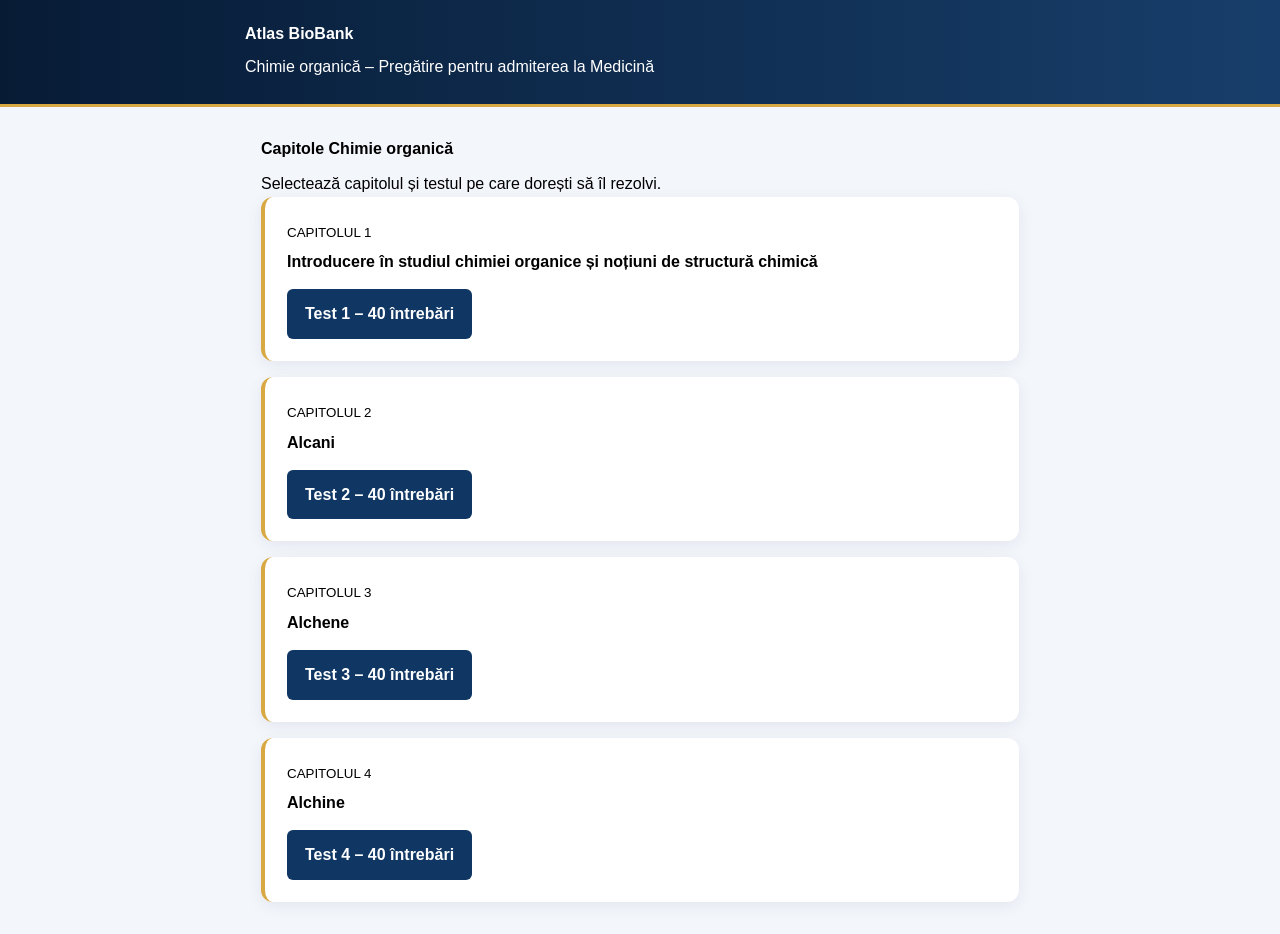
<file: src/pages/chemistry.html>
<!DOCTYPE html>
<html lang="ro">
<head>
  <meta charset="UTF-8">
  <meta name="viewport" content="width=device-width, initial-scale=1.0">
  <title>Atlas BioBank – Chimie organică</title>
  <link rel="stylesheet" href="../styles/base.css">
  <style>
    body {
      background: #f3f6fb;
      margin: 0;
      font-family: Arial, sans-serif;
    }
    header {
      background: linear-gradient(90deg, #071b35, #173e6a);
      color: white;
      padding: 24px;
      border-bottom: 3px solid #d8a942;
    }
    header > div, main {
      max-width: 790px;
      margin: auto;
    }
    main { padding: 32px 16px; }
    .chapter {
      background: white;
      padding: 22px;
      border-radius: 12px;
      border-left: 4px solid #d8a942;
      box-shadow: 0 4px 16px #10213a12;
    }
    .chapter h3 { margin: 8px 0 18px; }
    .test-button {
      background: #103763;
      color: white;
      border: 0;
      border-radius: 6px;
      padding: 12px 18px;
      font-weight: bold;
      cursor: pointer;
    }
    .test-button:hover { background: #20548c; }
  </style>
</head>
<body>
  <header>
    <div>
      <h1>Atlas BioBank</h1>
      <p>Chimie organică – Pregătire pentru admiterea la Medicină</p>
    </div>
  </header>

  <main>
    <h2>Capitole Chimie organică</h2>
    <p>Selectează capitolul și testul pe care dorești să îl rezolvi.</p>

    <article class="chapter">
      <small>CAPITOLUL 1</small>
      <h3>Introducere în studiul chimiei organice și noțiuni de structură chimică</h3>
      <button class="test-button" id="chemistryTest1">
        Test 1 – 40 întrebări
      </button>
    </article>

    <article class="chapter" style="margin-top:16px;">
      <small>CAPITOLUL 2</small>
      <h3>Alcani</h3>
      <button class="test-button" id="chemistryTest2">Test 2 – 40 întrebări</button>
    </article>
    <article class="chapter" style="margin-top:16px;">
  <small>CAPITOLUL 3</small>
  <h3>Alchene</h3>
  <button class="test-button" id="chemistryTest3">
    Test 3 – 40 întrebări
  </button>
</article>
<article class="chapter" style="margin-top:16px;">
  <small>CAPITOLUL 4</small>
  <h3>Alchine</h3>
  <button class="test-button" id="chemistryTest4">
    Test 4 – 40 întrebări
  </button>
</article>
  </main>

  <script>
    document.getElementById("chemistryTest1").addEventListener("click", () => {
      window.location.href = "./chemistry-test.html?test=1";
    });
    document.getElementById("chemistryTest2").addEventListener("click", () => {
      window.location.href = "./chemistry-test.html?test=2";
    });
    document.getElementById("chemistryTest3").addEventListener("click", () => {
  window.location.href = "./chemistry-test.html?test=3";
});
document.getElementById("chemistryTest4").addEventListener("click", () => {
  window.location.href = "./chemistry-test.html?test=4";
});
  </script>
</body>
</html>
</file>
<file: style.css>
:root {
    --navy: #071a33;
    --navy-2: #0d2d57;
    --gold: #d6b15f;
    --gold-light: #f0d894;
    --paper: #f5f7fb;
    --white: #ffffff;
    --text: #172033;
    --muted: #607086;
    --green: #198754;
    --red: #b42318;
    --amber: #b7791f;
    --border: #dce3ed;
    --shadow: 0 16px 40px rgba(7, 26, 51, 0.12);
}

* {
    box-sizing: border-box;
}

html {
    scroll-behavior: smooth;
}

body {
    margin: 0;
    background:
        radial-gradient(circle at top left, rgba(214,177,95,.10), transparent 28rem),
        var(--paper);
    color: var(--text);
    font-family: Inter, Arial, Helvetica, sans-serif;
}

/* INTRO */
.intro {
    position: fixed;
    inset: 0;
    z-index: 9999;
    display: grid;
    place-items: center;
    overflow: hidden;
    background:
        radial-gradient(circle at 50% 42%, rgba(214,177,95,.13), transparent 22rem),
        linear-gradient(145deg, #041123, #092448 58%, #06172d);
    transition: opacity .8s ease, visibility .8s ease;
}

.intro::before,
.intro::after {
    content: "";
    position: absolute;
    width: 34rem;
    height: 34rem;
    border: 1px solid rgba(214,177,95,.16);
    border-radius: 50%;
    animation: orbit 7s linear infinite;
}

.intro::after {
    width: 25rem;
    height: 25rem;
    animation-direction: reverse;
    animation-duration: 5s;
}

.intro-hidden {
    opacity: 0;
    visibility: hidden;
    pointer-events: none;
}

.intro-glow {
    position: absolute;
    width: 20rem;
    height: 20rem;
    border-radius: 50%;
    background: rgba(214,177,95,.09);
    filter: blur(35px);
    animation: glowPulse 2.2s ease-in-out infinite alternate;
}

.intro-content {
    position: relative;
    z-index: 2;
    width: min(92vw, 48rem);
    text-align: center;
    color: var(--white);
}

.intro-logo {
    width: min(42vw, 13rem);
    filter: drop-shadow(0 0 18px rgba(214,177,95,.32));
    opacity: 0;
    transform: translateY(28px) scale(.82);
    animation: logoReveal 1.1s cubic-bezier(.2,.75,.2,1) .15s forwards;
}

.intro-title {
    margin: 1.1rem 0 .25rem;
    font-family: Georgia, "Times New Roman", serif;
    font-size: clamp(2rem, 6vw, 4rem);
    letter-spacing: .12em;
    color: var(--gold-light);
    opacity: 0;
    transform: translateY(16px);
    animation: textReveal .8s ease 1.05s forwards;
}

.intro-doctor {
    margin: .35rem 0;
    font-family: Georgia, "Times New Roman", serif;
    font-size: clamp(1.25rem, 3vw, 2rem);
    opacity: 0;
    animation: textReveal .8s ease 1.38s forwards;
}

.intro-motto {
    margin: .85rem 0 0;
    color: #dfe8f5;
    font-size: clamp(.9rem, 2vw, 1.1rem);
    letter-spacing: .15em;
    text-transform: uppercase;
    opacity: 0;
    animation: textReveal .8s ease 1.7s forwards;
}

.intro-line {
    width: 0;
    height: 2px;
    margin: 1.3rem auto 0;
    background: linear-gradient(90deg, transparent, var(--gold-light), transparent);
    animation: lineGrow 1s ease 1.8s forwards;
}

.skip-intro {
    position: absolute;
    z-index: 3;
    top: 1rem;
    right: 1rem;
    border: 1px solid rgba(255,255,255,.28);
    border-radius: 999px;
    padding: .65rem 1rem;
    background: rgba(255,255,255,.06);
    color: white;
    cursor: pointer;
}

@keyframes logoReveal {
    to { opacity: 1; transform: translateY(0) scale(1); }
}
@keyframes textReveal {
    to { opacity: 1; transform: translateY(0); }
}
@keyframes lineGrow {
    to { width: min(78%, 28rem); }
}
@keyframes glowPulse {
    to { transform: scale(1.2); opacity: .75; }
}
@keyframes orbit {
    to { transform: rotate(360deg); }
}

/* APLICAȚIE */
.app-hidden {
    opacity: 0;
}

.app-shell {
    min-height: 100vh;
    transition: opacity .8s ease;
}

.site-header {
    padding: 1.5rem;
    background: linear-gradient(135deg, var(--navy), var(--navy-2));
    border-bottom: 3px solid var(--gold);
    color: white;
    box-shadow: 0 8px 28px rgba(7,26,51,.22);
}

.brand {
    width: min(1100px, 100%);
    margin: 0 auto;
    display: flex;
    align-items: center;
    gap: 1rem;
}

.brand-logo {
    width: 92px;
    height: 92px;
    filter: drop-shadow(0 4px 10px rgba(0,0,0,.2));
}

.brand h1 {
    margin: 0;
    font-family: Georgia, "Times New Roman", serif;
    font-size: clamp(1.65rem, 4vw, 2.6rem);
    color: var(--gold-light);
}

.brand h2 {
    margin: .35rem 0 .2rem;
    font-size: clamp(1rem, 2.2vw, 1.35rem);
    font-weight: 500;
}

.brand p {
    margin: 0;
    color: #dce6f4;
}

.container {
    width: min(1050px, calc(100% - 1.4rem));
    margin: 1.5rem auto 3rem;
}

.info-card {
    padding: 1.3rem;
    background: var(--white);
    border: 1px solid var(--border);
    border-radius: 18px;
    box-shadow: var(--shadow);
}

label[for="nume"] {
    display: block;
    margin-bottom: .55rem;
    font-weight: 700;
}

#nume {
    width: 100%;
    padding: .9rem 1rem;
    border: 1px solid #cbd5e1;
    border-radius: 11px;
    font-size: 1rem;
    outline: none;
}

#nume:focus {
    border-color: var(--gold);
    box-shadow: 0 0 0 4px rgba(214,177,95,.18);
}

.status-grid {
    display: grid;
    grid-template-columns: repeat(2, minmax(0,1fr));
    gap: .8rem;
    margin-top: 1rem;
}

.status-box {
    padding: .95rem;
    border-radius: 11px;
    background: #eef3f9;
    font-weight: 700;
}

.timer-box {
    color: var(--red);
}

.answer-sheet {
    display: grid;
    grid-template-columns: repeat(2, minmax(0, 1fr));
    gap: .65rem;
    margin: 1rem 0;
}

.question {
    display: grid;
    grid-template-columns: 3rem 1fr;
    align-items: center;
    gap: .7rem;
    padding: .72rem;
    background: white;
    border: 1px solid var(--border);
    border-radius: 13px;
    box-shadow: 0 5px 16px rgba(7,26,51,.06);
}

.question-number {
    display: grid;
    place-items: center;
    width: 2.6rem;
    height: 2.6rem;
    border-radius: 50%;
    background: var(--navy);
    color: var(--gold-light);
    font-weight: 800;
}

.answers {
    display: grid;
    grid-template-columns: repeat(5, minmax(0, 1fr));
    gap: .35rem;
}

.answer-option {
    position: relative;
}

.answer-option input {
    position: absolute;
    opacity: 0;
    pointer-events: none;
}

.answer-option span {
    display: grid;
    place-items: center;
    min-height: 2.55rem;
    border: 1px solid #cad5e2;
    border-radius: 9px;
    background: #f3f6fa;
    font-weight: 800;
    cursor: pointer;
    transition: transform .15s ease, background .15s ease, color .15s ease, border-color .15s ease;
}

.answer-option span:hover {
    transform: translateY(-1px);
    border-color: var(--gold);
}

.answer-option input:checked + span {
    background: var(--navy);
    border-color: var(--navy);
    color: var(--gold-light);
    box-shadow: 0 4px 12px rgba(7,26,51,.18);
}

.primary-button {
    width: 100%;
    padding: 1rem 1.2rem;
    border: 0;
    border-radius: 13px;
    background: linear-gradient(135deg, #168453, #0d6c43);
    color: white;
    font-size: 1.05rem;
    font-weight: 800;
    cursor: pointer;
    box-shadow: 0 10px 22px rgba(22,132,83,.22);
}

.primary-button:hover {
    filter: brightness(1.05);
}

.result-card {
    padding: 1.35rem;
    margin-bottom: 1rem;
    background: white;
    border: 1px solid var(--border);
    border-radius: 18px;
    box-shadow: var(--shadow);
}

.result-card h2 {
    margin-top: 0;
    color: var(--navy);
}

.score-grid {
    display: grid;
    grid-template-columns: repeat(3, minmax(0,1fr));
    gap: .8rem;
    margin: 1rem 0;
}

.score-box {
    padding: 1rem;
    border-radius: 12px;
    background: #f4f7fb;
    text-align: center;
}

.score-box strong {
    display: block;
    margin-top: .25rem;
    font-size: 1.35rem;
}

.correct { color: var(--green); }
.wrong { color: var(--red); }
.unanswered { color: var(--amber); }

.result-table {
    width: 100%;
    border-collapse: collapse;
}

.result-table th,
.result-table td {
    padding: .75rem;
    border: 1px solid var(--border);
    text-align: center;
}

.result-table th {
    background: var(--navy);
    color: white;
}

.toggle-button {
    width: 100%;
    padding: .9rem;
    border: 1px solid var(--gold);
    border-radius: 11px;
    background: #fffaf0;
    color: var(--navy);
    font-weight: 800;
    cursor: pointer;
}

.answer-key-grid {
    display: grid;
    grid-template-columns: repeat(10, minmax(0,1fr));
    gap: .45rem;
    margin-top: 1rem;
}

.key-cell {
    padding: .55rem .25rem;
    border: 1px solid var(--border);
    border-radius: 8px;
    background: #f6f8fb;
    text-align: center;
}

.key-cell b {
    color: var(--green);
}

footer {
    padding: 1.2rem;
    background: var(--navy);
    color: #dce6f4;
    text-align: center;
}

@media (max-width: 760px) {
    .brand {
        align-items: flex-start;
    }

    .brand-logo {
        width: 70px;
        height: 70px;
    }

    .status-grid,
    .answer-sheet,
    .score-grid {
        grid-template-columns: 1fr;
    }

    .question {
        grid-template-columns: 2.7rem 1fr;
    }

    .answer-key-grid {
        grid-template-columns: repeat(5, minmax(0,1fr));
    }
}

@media (prefers-reduced-motion: reduce) {
    *, *::before, *::after {
        animation-duration: .01ms !important;
        animation-iteration-count: 1 !important;
        transition-duration: .01ms !important;
    }
}
</file>
<file: intro-final.css>
#finalLogoIntro {
  position: fixed;
  inset: 0;
  z-index: 999999;
  display: grid;
  place-items: center;
  overflow: hidden;
  background:
    radial-gradient(circle at 50% 43%, rgba(214,177,95,.13), transparent 28rem),
    radial-gradient(circle at 50% 58%, rgba(43,133,220,.10), transparent 36rem),
    linear-gradient(145deg,#020814,#06172d 58%,#0a274b);
  transition: opacity .9s ease, visibility .9s ease;
}
#finalLogoIntro.final-intro-hide {
  opacity: 0;
  visibility: hidden;
  pointer-events: none;
}
#finalLogoIntro::before {
  content: "";
  position: absolute;
  inset: -20%;
  opacity: .11;
  background-image:
    radial-gradient(circle,rgba(255,255,255,.65) 0 1px,transparent 1.5px);
  background-size: 46px 46px;
  animation: finalStars 18s linear infinite;
}
.final-intro-stage {
  position: relative;
  z-index: 2;
  width: min(94vw, 900px);
  text-align: center;
}
.final-intro-svg {
  width: min(82vw, 520px);
  max-height: 62vh;
  overflow: visible;
}
.final-draw {
  stroke-dasharray: 1800;
  stroke-dashoffset: 1800;
}
.final-circle { animation: finalDraw 1.1s ease .15s forwards; }
.final-staff { animation: finalDraw .95s ease 1.0s forwards; }
.final-snake { animation: finalDraw 1.35s ease 1.72s forwards; }
.final-snake-head { animation: finalDraw .45s ease 2.75s forwards; }

.final-book {
  opacity: 0;
  transform-origin: 400px 585px;
  transform: scaleX(.18) translateY(24px);
  animation: finalBook .9s cubic-bezier(.2,.8,.2,1) 2.95s forwards;
}
.final-spark {
  opacity: 0;
  transform-origin: 400px 95px;
  animation: finalSpark .8s ease 3.72s forwards;
}
.final-logo-image {
  position: absolute;
  left: 50%;
  top: 47%;
  width: min(76vw, 520px);
  max-height: 72vh;
  object-fit: contain;
  transform: translate(-50%,-50%) scale(.92);
  opacity: 0;
  filter: drop-shadow(0 16px 34px rgba(0,0,0,.4));
  animation: finalImageIn .9s ease 4.05s forwards;
}
.final-intro-caption {
  margin-top: -1.5rem;
  color: #dce7f5;
  letter-spacing: .13em;
  text-transform: uppercase;
  font-size: clamp(.78rem,1.8vw,1rem);
  opacity: 0;
  transform: translateY(12px);
  animation: finalTextIn .65s ease 4.55s forwards;
}
#finalSkip {
  position: absolute;
  top: 18px;
  right: 18px;
  z-index: 5;
  padding: .7rem 1rem;
  border: 1px solid rgba(255,255,255,.28);
  border-radius: 999px;
  color: white;
  background: rgba(255,255,255,.07);
  cursor: pointer;
}
@keyframes finalDraw { to { stroke-dashoffset: 0; } }
@keyframes finalBook {
  to { opacity:1; transform:scaleX(1) translateY(0); }
}
@keyframes finalSpark {
  0% { opacity:0; transform:scale(.35) rotate(-12deg); }
  60% { opacity:1; transform:scale(1.2) rotate(4deg); }
  100% { opacity:1; transform:scale(1) rotate(0); }
}
@keyframes finalImageIn {
  to { opacity:1; transform:translate(-50%,-50%) scale(1); }
}
@keyframes finalTextIn {
  to { opacity:1; transform:translateY(0); }
}
@keyframes finalStars {
  to { transform:translate3d(46px,46px,0); }
}
@media (prefers-reduced-motion: reduce) {
  #finalLogoIntro * {
    animation-duration:.01ms !important;
    animation-iteration-count:1 !important;
    transition-duration:.01ms !important;
  }
}
</file>
<file: src/styles/base.css>
/**
 * Atlas BioChem / BioBank
 * Stiluri globale de bază
 */

/* Reset de bază */
*,
*::before,
*::after {
  box-sizing: border-box;
}

html {
  margin: 0;
  padding: 0;
  scroll-behavior: smooth;
}

body {
  margin: 0;
  min-height: 100vh;
  font-family: var(--font-primary);
  font-size: var(--font-size-base);
  line-height: 1.6;
  color: var(--color-text);
  background: var(--color-background);
  -webkit-font-smoothing: antialiased;
}

/* Titluri */
h1,
h2,
h3,
h4,
h5,
h6 {
  margin-top: 0;
  color: var(--atlas-navy);
  line-height: 1.2;
  font-weight: 700;
}

h1 {
  font-size: var(--font-size-xxl);
}

h2 {
  font-size: var(--font-size-xl);
}

h3 {
  font-size: var(--font-size-lg);
}

/* Text */
p {
  margin-top: 0;
  margin-bottom: var(--space-md);
}

/* Linkuri */
a {
  color: var(--atlas-navy-light);
  text-decoration: none;
  transition: color var(--transition-fast);
}

a:hover {
  color: var(--atlas-navy);
}

/* Elemente media */
img,
svg {
  display: block;
  max-width: 100%;
}

/* Formulare */
button,
input,
select,
textarea {
  font: inherit;
}

button {
  cursor: pointer;
}

/* Accesibilitate tastatură */
:focus-visible {
  outline: 3px solid var(--atlas-gold);
  outline-offset: 3px;
}

/* Container general Atlas */
.atlas-container {
  width: min(
    calc(100% - (2 * var(--space-lg))),
    var(--content-max-width)
  );
  margin-inline: auto;
}

/* Card general */
.atlas-card {
  background: var(--color-surface);
  border: 1px solid var(--color-border);
  border-radius: var(--radius-lg);
  box-shadow: var(--shadow-sm);
  padding: var(--space-lg);
}

/* Buton principal */
.atlas-button {
  display: inline-flex;
  align-items: center;
  justify-content: center;
  gap: var(--space-sm);
  min-height: 44px;
  padding: var(--space-sm) var(--space-lg);
  border: 0;
  border-radius: var(--radius-md);
  background: var(--atlas-navy);
  color: var(--color-text-on-dark);
  font-weight: 600;
  transition:
    background var(--transition-fast),
    transform var(--transition-fast),
    box-shadow var(--transition-fast);
}

.atlas-button:hover {
  background: var(--atlas-navy-light);
  box-shadow: var(--shadow-sm);
}

.atlas-button:active {
  transform: translateY(1px);
}

/* Selecția textului */
::selection {
  background: var(--atlas-gold);
  color: var(--atlas-navy-dark);
}
</file>
